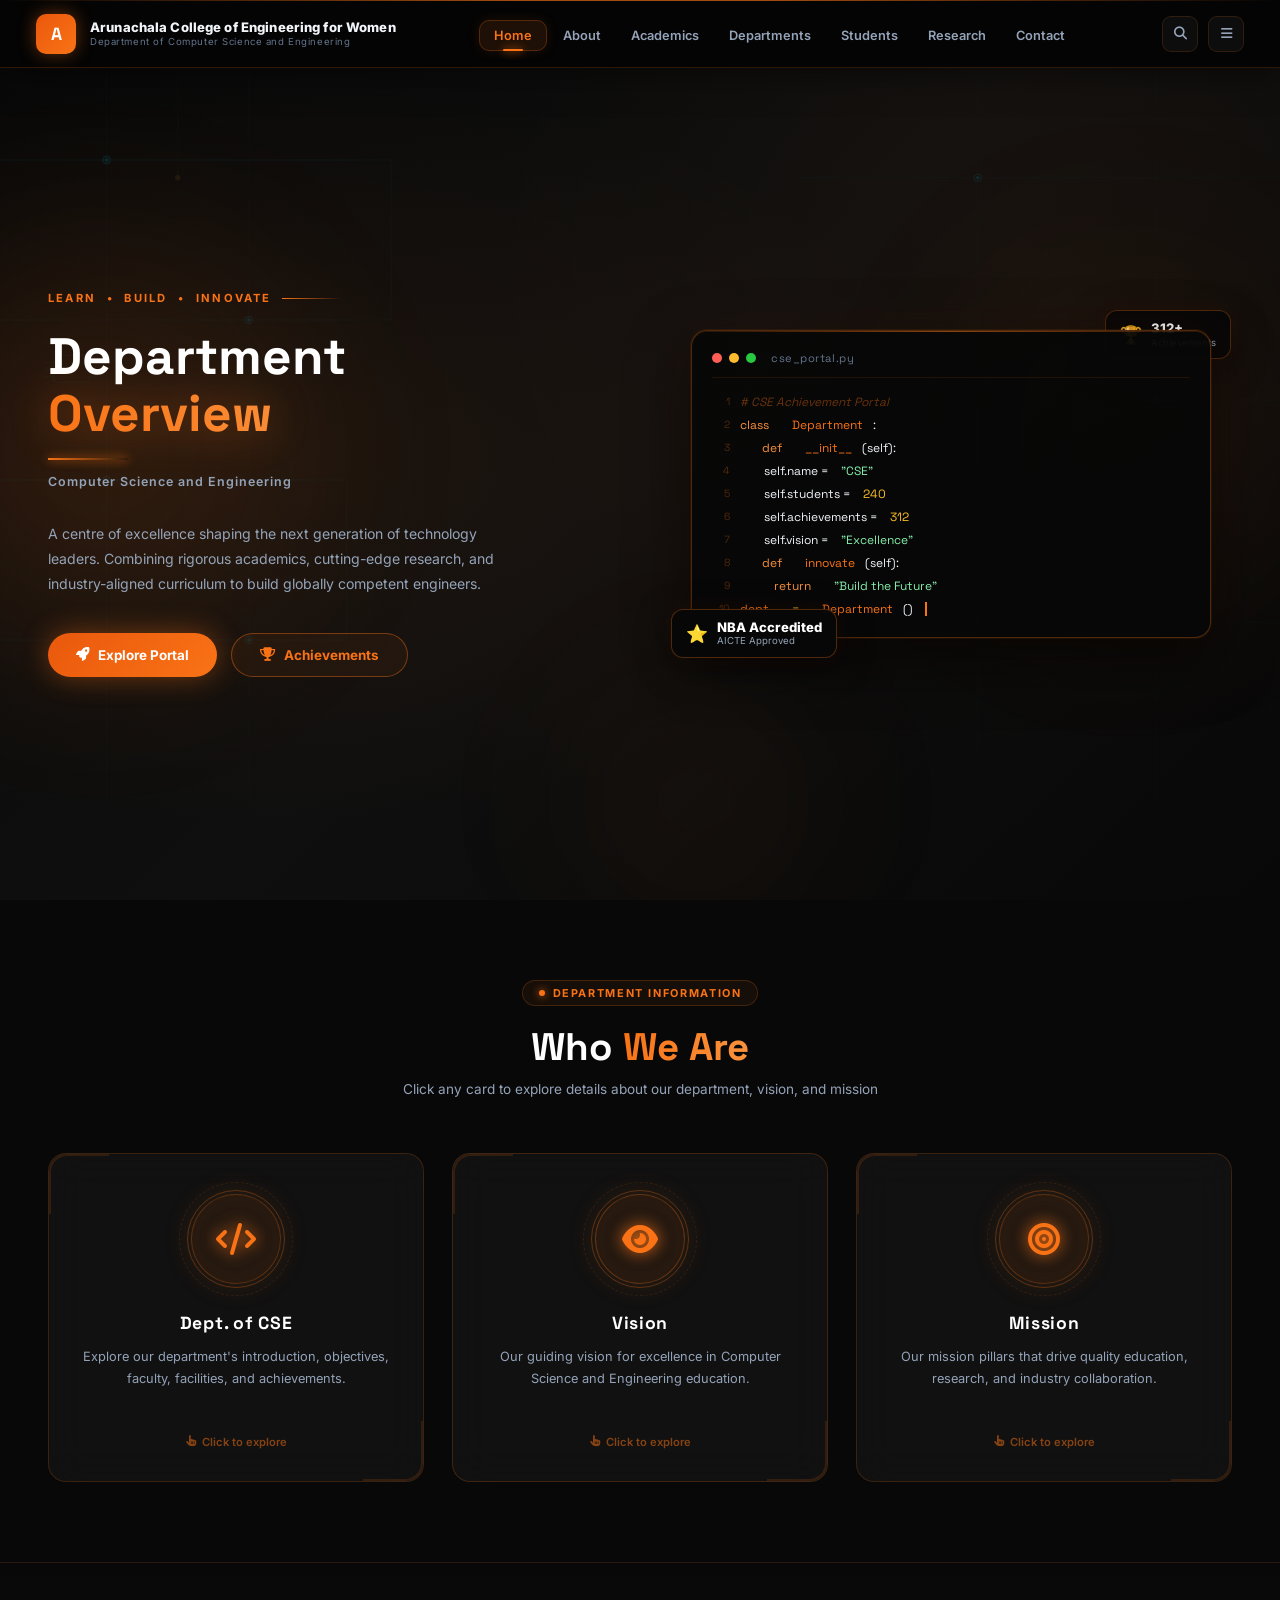
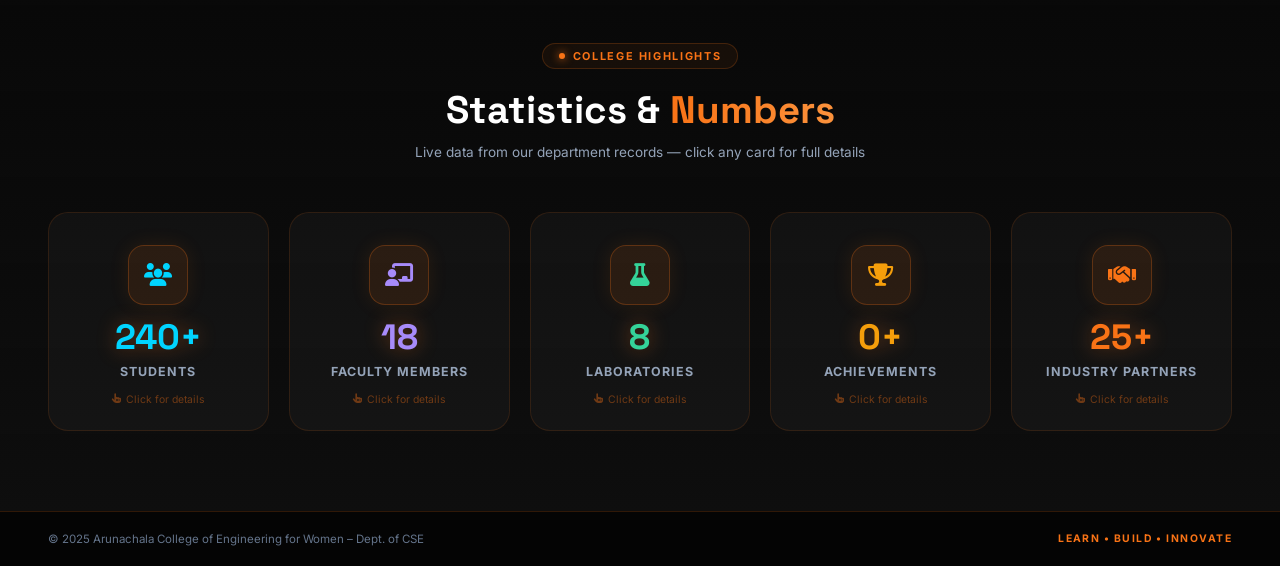
<file: showcase/about.html>
<!DOCTYPE html>
<html lang="en">
<head>
  <meta charset="UTF-8" />
  <meta name="viewport" content="width=device-width, initial-scale=1.0" />
  <title>Dept. of CSE – Arunachala College of Engineering for Women</title>
  <link href="https://fonts.googleapis.com/css2?family=Inter:wght@400;500;600;700;800;900&family=Space+Grotesk:wght@400;500;600;700;800&display=swap" rel="stylesheet" />
  <link rel="stylesheet" href="https://cdnjs.cloudflare.com/ajax/libs/font-awesome/6.5.0/css/all.min.css" />
  <link rel="stylesheet" href="css/dept.css?v=2" />
</head>
<body>

<!-- ══ NAVBAR ══ -->
<nav class="dept-nav">
  <div class="dn-brand">
    <div class="dn-logo">A</div>
    <div class="dn-brand-text">
      <span class="dn-title">Arunachala College of Engineering for Women</span>
      <span class="dn-sub">Department of Computer Science and Engineering</span>
    </div>
  </div>

  <ul class="dn-links" id="dnLinks">
    <li><a href="#" class="active">Home</a></li>
    <li><a href="#about">About</a></li>
    <li><a href="#academics">Academics</a></li>
    <li><a href="#departments">Departments</a></li>
    <li><a href="#students">Students</a></li>
    <li><a href="#research">Research</a></li>
    <li><a href="#contact">Contact</a></li>
  </ul>

  <div class="dn-right">
    <button class="dn-icon-btn" title="Search"><i class="fas fa-search"></i></button>
    <button class="dn-icon-btn dn-hamburger-btn" onclick="toggleDeptNav()" title="Menu">
      <i class="fas fa-bars"></i>
    </button>
  </div>
</nav>

<!-- ══ HERO ══ -->
<section class="dept-hero">

  <!-- Background -->
  <div class="dh-bg">
    <div class="dh-bg-gradient"></div>

    <!-- SVG Circuit board pattern -->
    <svg class="dh-circuit" viewBox="0 0 1440 900" preserveAspectRatio="xMidYMid slice" xmlns="http://www.w3.org/2000/svg">
      <defs>
        <filter id="glow"><feGaussianBlur stdDeviation="2" result="blur"/><feMerge><feMergeNode in="blur"/><feMergeNode in="SourceGraphic"/></feMerge></filter>
      </defs>
      <!-- Horizontal lines -->
      <line x1="0" y1="180" x2="400" y2="180" stroke="#00d4ff" stroke-width="0.8" opacity="0.4"/>
      <line x1="0" y1="360" x2="300" y2="360" stroke="#00d4ff" stroke-width="0.8" opacity="0.3"/>
      <line x1="0" y1="540" x2="350" y2="540" stroke="#00d4ff" stroke-width="0.8" opacity="0.35"/>
      <line x1="0" y1="720" x2="250" y2="720" stroke="#00d4ff" stroke-width="0.8" opacity="0.25"/>
      <!-- Vertical lines -->
      <line x1="120" y1="0" x2="120" y2="900" stroke="#00d4ff" stroke-width="0.8" opacity="0.2"/>
      <line x1="280" y1="0" x2="280" y2="900" stroke="#00d4ff" stroke-width="0.8" opacity="0.15"/>
      <!-- Nodes -->
      <circle cx="120" cy="180" r="4" fill="none" stroke="#00d4ff" stroke-width="1.2" opacity="0.6" filter="url(#glow)"/>
      <circle cx="120" cy="180" r="2" fill="#00d4ff" opacity="0.8"/>
      <circle cx="280" cy="360" r="4" fill="none" stroke="#00d4ff" stroke-width="1.2" opacity="0.5"/>
      <circle cx="280" cy="360" r="2" fill="#00d4ff" opacity="0.7"/>
      <circle cx="120" cy="540" r="4" fill="none" stroke="#00d4ff" stroke-width="1.2" opacity="0.5"/>
      <circle cx="120" cy="540" r="2" fill="#00d4ff" opacity="0.7"/>
      <circle cx="280" cy="720" r="4" fill="none" stroke="#00d4ff" stroke-width="1.2" opacity="0.4"/>
      <circle cx="280" cy="720" r="2" fill="#00d4ff" opacity="0.6"/>
      <!-- L-bends -->
      <polyline points="400,180 440,180 440,360 300,360" fill="none" stroke="#00d4ff" stroke-width="0.8" opacity="0.3"/>
      <polyline points="350,540 390,540 390,720 250,720" fill="none" stroke="#00d4ff" stroke-width="0.8" opacity="0.25"/>
      <!-- Right side circuits -->
      <line x1="1100" y1="0" x2="1100" y2="900" stroke="#00d4ff" stroke-width="0.8" opacity="0.15"/>
      <line x1="1300" y1="0" x2="1300" y2="900" stroke="#00d4ff" stroke-width="0.8" opacity="0.12"/>
      <line x1="900" y1="200" x2="1440" y2="200" stroke="#00d4ff" stroke-width="0.8" opacity="0.2"/>
      <line x1="950" y1="450" x2="1440" y2="450" stroke="#00d4ff" stroke-width="0.8" opacity="0.18"/>
      <line x1="920" y1="700" x2="1440" y2="700" stroke="#00d4ff" stroke-width="0.8" opacity="0.15"/>
      <circle cx="1100" cy="200" r="4" fill="none" stroke="#00d4ff" stroke-width="1.2" opacity="0.5"/>
      <circle cx="1100" cy="200" r="2" fill="#00d4ff" opacity="0.7"/>
      <circle cx="1300" cy="450" r="4" fill="none" stroke="#00d4ff" stroke-width="1.2" opacity="0.45"/>
      <circle cx="1300" cy="450" r="2" fill="#00d4ff" opacity="0.65"/>
      <circle cx="1100" cy="700" r="4" fill="none" stroke="#00d4ff" stroke-width="1.2" opacity="0.4"/>
      <circle cx="1100" cy="700" r="2" fill="#00d4ff" opacity="0.6"/>
      <!-- IC chip shapes -->
      <rect x="60" y="400" width="40" height="30" rx="3" fill="none" stroke="#00d4ff" stroke-width="0.8" opacity="0.3"/>
      <line x1="60" y1="408" x2="50" y2="408" stroke="#00d4ff" stroke-width="0.8" opacity="0.3"/>
      <line x1="60" y1="416" x2="50" y2="416" stroke="#00d4ff" stroke-width="0.8" opacity="0.3"/>
      <line x1="60" y1="424" x2="50" y2="424" stroke="#00d4ff" stroke-width="0.8" opacity="0.3"/>
      <line x1="100" y1="408" x2="110" y2="408" stroke="#00d4ff" stroke-width="0.8" opacity="0.3"/>
      <line x1="100" y1="416" x2="110" y2="416" stroke="#00d4ff" stroke-width="0.8" opacity="0.3"/>
      <line x1="100" y1="424" x2="110" y2="424" stroke="#00d4ff" stroke-width="0.8" opacity="0.3"/>
      <!-- Gold accent lines -->
      <line x1="200" y1="0" x2="200" y2="200" stroke="#f5c842" stroke-width="0.6" opacity="0.2"/>
      <circle cx="200" cy="200" r="3" fill="#f5c842" opacity="0.4"/>
    </svg>

    <div class="dh-glow-left"></div>
    <div class="dh-glow-right"></div>
    <div class="dh-glow-gold"></div>
  </div>

  <!-- Floating particles -->
  <div class="dh-particles" id="dhParticles"></div>

  <!-- Content -->
  <div class="dh-inner">

    <!-- LEFT -->
    <div class="dh-left">
      <div class="dh-eyebrow">
        <span class="dh-eyebrow-text">LEARN &nbsp;•&nbsp; BUILD &nbsp;•&nbsp; INNOVATE</span>
        <div class="dh-eyebrow-line"></div>
      </div>

      <h1 class="dh-heading">
        <span class="dh-heading-white">Department</span>
        <span class="dh-heading-cyan">Overview</span>
      </h1>

      <div class="dh-underline"></div>
      <p class="dh-dept-label">Computer Science and Engineering</p>

      <p class="dh-desc">
        A centre of excellence shaping the next generation of technology leaders.
        Combining rigorous academics, cutting-edge research, and industry-aligned
        curriculum to build globally competent engineers.
      </p>

      <div class="dh-btns">
        <a href="index.html" class="dh-btn-primary">
          <i class="fas fa-rocket"></i> Explore Portal
        </a>
        <a href="achievements.html" class="dh-btn-outline">
          <i class="fas fa-trophy"></i> Achievements
        </a>
      </div>
    </div>

    <!-- RIGHT — code screen visual -->
    <div class="dh-right">
      <div class="dh-visual">

        <!-- Floating badge top-right -->
        <div class="dh-badge dh-badge-1">
          <div class="dh-badge-icon">🏆</div>
          <div class="dh-badge-text">
            <span class="dh-badge-val">312+</span>
            <span class="dh-badge-lbl">Achievements</span>
          </div>
        </div>

        <!-- Screen -->
        <div class="dh-screen">
          <div class="dh-screen-bar">
            <div class="dh-dot"></div>
            <div class="dh-dot"></div>
            <div class="dh-dot"></div>
            <span class="dh-screen-title">cse_portal.py</span>
          </div>
          <div class="dh-code">
            <div class="dh-code-line"><span class="dh-ln">1</span><span class="dh-cm"># CSE Achievement Portal</span></div>
            <div class="dh-code-line"><span class="dh-ln">2</span><span class="dh-kw">class</span>&nbsp;<span class="dh-fn">Department</span>:</div>
            <div class="dh-code-line"><span class="dh-ln">3</span>&nbsp;&nbsp;&nbsp;&nbsp;<span class="dh-kw">def</span>&nbsp;<span class="dh-fn">__init__</span>(self):</div>
            <div class="dh-code-line"><span class="dh-ln">4</span>&nbsp;&nbsp;&nbsp;&nbsp;&nbsp;&nbsp;&nbsp;&nbsp;self.name&nbsp;=&nbsp;<span class="dh-str">"CSE"</span></div>
            <div class="dh-code-line"><span class="dh-ln">5</span>&nbsp;&nbsp;&nbsp;&nbsp;&nbsp;&nbsp;&nbsp;&nbsp;self.students&nbsp;=&nbsp;<span class="dh-op">240</span></div>
            <div class="dh-code-line"><span class="dh-ln">6</span>&nbsp;&nbsp;&nbsp;&nbsp;&nbsp;&nbsp;&nbsp;&nbsp;self.achievements&nbsp;=&nbsp;<span class="dh-op">312</span></div>
            <div class="dh-code-line"><span class="dh-ln">7</span>&nbsp;&nbsp;&nbsp;&nbsp;&nbsp;&nbsp;&nbsp;&nbsp;self.vision&nbsp;=&nbsp;<span class="dh-str">"Excellence"</span></div>
            <div class="dh-code-line"><span class="dh-ln">8</span>&nbsp;&nbsp;&nbsp;&nbsp;<span class="dh-kw">def</span>&nbsp;<span class="dh-fn">innovate</span>(self):</div>
            <div class="dh-code-line"><span class="dh-ln">9</span>&nbsp;&nbsp;&nbsp;&nbsp;&nbsp;&nbsp;&nbsp;&nbsp;<span class="dh-kw">return</span>&nbsp;<span class="dh-str">"Build the Future"</span></div>
            <div class="dh-code-line"><span class="dh-ln">10</span><span class="dh-fn">dept</span>&nbsp;<span class="dh-op">=</span>&nbsp;<span class="dh-fn">Department</span>()<span class="dh-cursor"></span></div>
          </div>
        </div>

        <!-- Floating badge bottom-left -->
        <div class="dh-badge dh-badge-2">
          <div class="dh-badge-icon">⭐</div>
          <div class="dh-badge-text">
            <span class="dh-badge-val">NBA Accredited</span>
            <span class="dh-badge-lbl">AICTE Approved</span>
          </div>
        </div>

      </div>
    </div>

  </div>
</section>

<!-- ══ CARDS SECTION ══ -->
<section id="about">
<div class="dept-cards">

  <div class="dc-header">
    <div class="dc-tag"><div class="dc-tag-dot"></div>Department Information</div>
    <h2 class="dc-title">Who <span>We Are</span></h2>
    <p class="dc-sub">Click any card to explore details about our department, vision, and mission</p>
  </div>

  <div class="dc-grid">

    <!-- CARD 1: Dept of CSE -->
    <div class="dc-card" onclick="openModal('cse')" role="button" tabindex="0">
      <div class="dc-corner dc-corner-tl"></div>
      <div class="dc-corner dc-corner-br"></div>
      <div class="dc-icon-wrap"><div class="dc-icon-inner"><i class="fas fa-code"></i></div></div>
      <h3 class="dc-card-title">Dept. of CSE</h3>
      <p class="dc-card-desc">Explore our department's introduction, objectives, faculty, facilities, and achievements.</p>
      <div class="dc-click-hint"><i class="fas fa-hand-pointer"></i> Click to explore</div>
      <div class="dc-glow-dot"></div>
    </div>

    <!-- CARD 2: VISION -->
    <div class="dc-card gold-card" onclick="openModal('vision')" role="button" tabindex="0">
      <div class="dc-corner dc-corner-tl"></div>
      <div class="dc-corner dc-corner-br"></div>
      <div class="dc-icon-wrap"><div class="dc-icon-inner"><i class="fas fa-eye"></i></div></div>
      <h3 class="dc-card-title">Vision</h3>
      <p class="dc-card-desc">Our guiding vision for excellence in Computer Science and Engineering education.</p>
      <div class="dc-click-hint gold-hint"><i class="fas fa-hand-pointer"></i> Click to explore</div>
      <div class="dc-glow-dot"></div>
    </div>

    <!-- CARD 3: MISSION -->
    <div class="dc-card" onclick="openModal('mission')" role="button" tabindex="0">
      <div class="dc-corner dc-corner-tl"></div>
      <div class="dc-corner dc-corner-br"></div>
      <div class="dc-icon-wrap"><div class="dc-icon-inner"><i class="fas fa-bullseye"></i></div></div>
      <h3 class="dc-card-title">Mission</h3>
      <p class="dc-card-desc">Our mission pillars that drive quality education, research, and industry collaboration.</p>
      <div class="dc-click-hint"><i class="fas fa-hand-pointer"></i> Click to explore</div>
      <div class="dc-glow-dot"></div>
    </div>

  </div>
</div>
</section>

<!-- ══ OVERLAY ══ -->
<div class="modal-overlay" id="modalOverlay" onclick="closeModal()"></div>

<!-- ══ MODAL: CSE DEPT ══ -->
<div class="info-modal" id="modal-cse">
  <div class="im-header">
    <div class="im-header-left">
      <div class="im-icon cyan-im"><i class="fas fa-code"></i></div>
      <div>
        <div class="im-title">Department of CSE</div>
        <div class="im-sub">Arunachala College of Engineering for Women</div>
      </div>
    </div>
    <button class="im-close" onclick="closeModal()"><i class="fas fa-times"></i></button>
  </div>
  <div class="im-body">

    <div class="im-section">
      <div class="im-section-title"><i class="fas fa-info-circle"></i> Introduction</div>
      <p class="im-text">The Department of Computer Science and Engineering at Arunachala College of Engineering for Women was established in 2010 and is approved by AICTE and affiliated to Anna University. The department is committed to producing technically competent, ethically grounded, and innovation-driven engineers who are ready to meet global industry demands.</p>
    </div>

    <div class="im-section">
      <div class="im-section-title"><i class="fas fa-bullseye"></i> Objectives</div>
      <ul class="im-list">
        <li>Provide strong theoretical and practical foundations in Computer Science.</li>
        <li>Develop problem-solving and analytical thinking skills in students.</li>
        <li>Encourage research, innovation, and entrepreneurship.</li>
        <li>Foster industry–academia collaboration for real-world exposure.</li>
        <li>Develop ethical, socially responsible computing professionals.</li>
      </ul>
    </div>

    <div class="im-section">
      <div class="im-section-title"><i class="fas fa-graduation-cap"></i> Academic Programmes</div>
      <div class="im-prog-grid">
        <div class="im-prog"><span class="im-badge cyan-badge">UG</span><div><div class="im-prog-name">B.E. Computer Science and Engineering</div><div class="im-prog-meta">4 Years · 60 Seats per batch</div></div></div>
        <div class="im-prog"><span class="im-badge purple-badge">PG</span><div><div class="im-prog-name">M.E. Computer Science and Engineering</div><div class="im-prog-meta">2 Years · 18 Seats per batch</div></div></div>
        <div class="im-prog"><span class="im-badge gold-badge">Ph.D</span><div><div class="im-prog-name">Doctor of Philosophy – CSE</div><div class="im-prog-meta">Full-time &amp; Part-time</div></div></div>
      </div>
    </div>

    <div class="im-section">
      <div class="im-section-title"><i class="fas fa-user-tie"></i> Faculty</div>
      <div class="im-faculty-grid">
        <div class="im-faculty"><div class="im-fav" style="background:linear-gradient(135deg,#f97316,#ea580c)">M</div><div><div class="im-fname">Dr. Meenakshi R</div><div class="im-frole">Head of Department · Ph.D – CS</div></div></div>
        <div class="im-faculty"><div class="im-fav" style="background:linear-gradient(135deg,#8b5cf6,#6d28d9)">S</div><div><div class="im-fname">Prof. Suresh K</div><div class="im-frole">Associate Professor · M.E. – SE</div></div></div>
        <div class="im-faculty"><div class="im-fav" style="background:linear-gradient(135deg,#06b6d4,#0891b2)">P</div><div><div class="im-fname">Dr. Priya S</div><div class="im-frole">Assistant Professor · Ph.D – AI</div></div></div>
        <div class="im-faculty"><div class="im-fav" style="background:linear-gradient(135deg,#10b981,#059669)">R</div><div><div class="im-fname">Prof. Ramya V</div><div class="im-frole">Assistant Professor · M.E. – Networks</div></div></div>
      </div>
    </div>

    <div class="im-section">
      <div class="im-section-title"><i class="fas fa-laptop-code"></i> Facilities</div>
      <div class="im-tags">
        <span class="im-tag">💻 Programming Lab – 60 Systems</span>
        <span class="im-tag">🌐 Networking Lab – 40 Systems</span>
        <span class="im-tag">🧠 AI &amp; ML Lab – GPU Workstations</span>
        <span class="im-tag">🛡️ Cyber Security Lab</span>
        <span class="im-tag">📡 IoT Lab – Arduino / Raspberry Pi</span>
        <span class="im-tag">🔬 Project Lab – 24/7 Access</span>
        <span class="im-tag">📚 Digital Library – 10,000+ e-Books</span>
        <span class="im-tag">🖥️ Smart Classrooms</span>
      </div>
    </div>

    <div class="im-section">
      <div class="im-section-title"><i class="fas fa-trophy"></i> Achievements &amp; Highlights</div>
      <div class="im-stats-row">
        <div class="im-stat"><div class="im-stat-num">240+</div><div class="im-stat-lbl">Students</div></div>
        <div class="im-stat"><div class="im-stat-num">18</div><div class="im-stat-lbl">Faculty</div></div>
        <div class="im-stat"><div class="im-stat-num">312+</div><div class="im-stat-lbl">Achievements</div></div>
        <div class="im-stat"><div class="im-stat-num">92%</div><div class="im-stat-lbl">Placement</div></div>
        <div class="im-stat"><div class="im-stat-num">25+</div><div class="im-stat-lbl">Industry Partners</div></div>
        <div class="im-stat"><div class="im-stat-num">8</div><div class="im-stat-lbl">Labs</div></div>
      </div>
    </div>

    <div class="im-section">
      <div class="im-section-title"><i class="fas fa-check-circle"></i> Accreditations</div>
      <div class="im-tags">
        <span class="im-tag cyan-tag">✅ AICTE Approved</span>
        <span class="im-tag cyan-tag">✅ Anna University Affiliated</span>
        <span class="im-tag cyan-tag">✅ NBA Accredited</span>
      </div>
    </div>

  </div>
</div>

<!-- ══ MODAL: VISION ══ -->
<div class="info-modal" id="modal-vision">
  <div class="im-header gold-header">
    <div class="im-header-left">
      <div class="im-icon gold-im"><i class="fas fa-eye"></i></div>
      <div>
        <div class="im-title">Vision</div>
        <div class="im-sub">Department of Computer Science and Engineering</div>
      </div>
    </div>
    <button class="im-close" onclick="closeModal()"><i class="fas fa-times"></i></button>
  </div>
  <div class="im-body">

    <div class="im-vision-banner">
      <div class="im-vision-quote">"</div>
      <p class="im-vision-text">To be a centre of excellence in Computer Science and Engineering education, producing globally competent professionals who contribute to technological advancement and societal development.</p>
    </div>

    <div class="im-section">
      <div class="im-section-title gold-title"><i class="fas fa-star"></i> What Our Vision Means</div>
      <ul class="im-list">
        <li><strong>Centre of Excellence</strong> — Maintaining the highest academic and research standards in CSE education.</li>
        <li><strong>Global Competence</strong> — Preparing students to compete and contribute at an international level.</li>
        <li><strong>Technological Advancement</strong> — Driving innovation through cutting-edge research and development.</li>
        <li><strong>Societal Development</strong> — Using technology to solve real-world problems and improve lives.</li>
      </ul>
    </div>

    <div class="im-section">
      <div class="im-section-title gold-title"><i class="fas fa-road"></i> Our Path Forward</div>
      <p class="im-text">We envision a department where every student graduates not just with technical knowledge, but with the creativity, ethics, and leadership skills to make a meaningful impact. Through continuous curriculum innovation, industry partnerships, and research initiatives, we strive to remain at the forefront of computing education.</p>
    </div>

    <div class="im-section">
      <div class="im-section-title gold-title"><i class="fas fa-layer-group"></i> Vision Pillars</div>
      <div class="im-pillars">
        <div class="im-pillar gold-pillar"><div class="im-pillar-icon">🎓</div><div class="im-pillar-label">Academic Excellence</div></div>
        <div class="im-pillar gold-pillar"><div class="im-pillar-icon">🔬</div><div class="im-pillar-label">Research &amp; Innovation</div></div>
        <div class="im-pillar gold-pillar"><div class="im-pillar-icon">🌐</div><div class="im-pillar-label">Global Reach</div></div>
        <div class="im-pillar gold-pillar"><div class="im-pillar-icon">🤝</div><div class="im-pillar-label">Industry Connect</div></div>
        <div class="im-pillar gold-pillar"><div class="im-pillar-icon">💡</div><div class="im-pillar-label">Entrepreneurship</div></div>
        <div class="im-pillar gold-pillar"><div class="im-pillar-icon">🌱</div><div class="im-pillar-label">Social Impact</div></div>
      </div>
    </div>

  </div>
</div>

<!-- ══ MODAL: MISSION ══ -->
<div class="info-modal" id="modal-mission">
  <div class="im-header">
    <div class="im-header-left">
      <div class="im-icon cyan-im"><i class="fas fa-bullseye"></i></div>
      <div>
        <div class="im-title">Mission</div>
        <div class="im-sub">Department of Computer Science and Engineering</div>
      </div>
    </div>
    <button class="im-close" onclick="closeModal()"><i class="fas fa-times"></i></button>
  </div>
  <div class="im-body">

    <div class="im-section">
      <div class="im-section-title"><i class="fas fa-list-check"></i> Our Mission Statements</div>
      <div class="im-mission-list">
        <div class="im-mission-item">
          <div class="im-mission-num">M1</div>
          <div>
            <div class="im-mission-title">Quality Education</div>
            <div class="im-mission-desc">Provide quality education with strong theoretical and practical foundations that prepare students for real-world challenges in computing and technology.</div>
          </div>
        </div>
        <div class="im-mission-item">
          <div class="im-mission-num">M2</div>
          <div>
            <div class="im-mission-title">Research &amp; Innovation</div>
            <div class="im-mission-desc">Encourage research, innovation, and entrepreneurship among students and faculty through dedicated labs, funding, and mentorship programs.</div>
          </div>
        </div>
        <div class="im-mission-item">
          <div class="im-mission-num">M3</div>
          <div>
            <div class="im-mission-title">Industry–Academia Collaboration</div>
            <div class="im-mission-desc">Foster strong partnerships with industry leaders to provide students with internships, live projects, and exposure to current technologies and practices.</div>
          </div>
        </div>
        <div class="im-mission-item">
          <div class="im-mission-num">M4</div>
          <div>
            <div class="im-mission-title">Ethical Professionals</div>
            <div class="im-mission-desc">Develop ethical, socially responsible computing professionals who understand the impact of technology on society and act with integrity.</div>
          </div>
        </div>
        <div class="im-mission-item">
          <div class="im-mission-num">M5</div>
          <div>
            <div class="im-mission-title">Lifelong Learning</div>
            <div class="im-mission-desc">Instil a culture of continuous learning and adaptability so graduates remain relevant in the ever-evolving field of computer science.</div>
          </div>
        </div>
      </div>
    </div>

    <div class="im-section">
      <div class="im-section-title"><i class="fas fa-chart-line"></i> Mission Outcomes</div>
      <div class="im-pillars">
        <div class="im-pillar"><div class="im-pillar-icon">📐</div><div class="im-pillar-label">Strong Fundamentals</div></div>
        <div class="im-pillar"><div class="im-pillar-icon">🚀</div><div class="im-pillar-label">Innovation Culture</div></div>
        <div class="im-pillar"><div class="im-pillar-icon">🏭</div><div class="im-pillar-label">Industry Ready</div></div>
        <div class="im-pillar"><div class="im-pillar-icon">⚖️</div><div class="im-pillar-label">Ethics &amp; Values</div></div>
        <div class="im-pillar"><div class="im-pillar-icon">📈</div><div class="im-pillar-label">Career Growth</div></div>
        <div class="im-pillar"><div class="im-pillar-icon">🌍</div><div class="im-pillar-label">Global Mindset</div></div>
      </div>
    </div>

  </div>
</div>

<!-- ══ HIGHLIGHTS SECTION ══ -->
<section class="hl-section" id="highlights">
  <div class="hl-inner">
    <div class="hl-header">
      <div class="dc-tag"><div class="dc-tag-dot"></div>College Highlights</div>
      <h2 class="dc-title">Statistics &amp; <span>Numbers</span></h2>
      <p class="dc-sub">Live data from our department records — click any card for full details</p>
    </div>
    <div class="hl-grid" id="hlGrid"></div>
  </div>
</section>

<!-- ══ HIGHLIGHTS MODAL ══ -->
<div class="info-modal" id="modal-hl">
  <div class="im-header" id="hlModalHeader">
    <div class="im-header-left">
      <div class="im-icon cyan-im" id="hlModalIcon"><i class="fas fa-chart-bar"></i></div>
      <div>
        <div class="im-title" id="hlModalTitle">Details</div>
        <div class="im-sub" id="hlModalSub">Department of CSE</div>
      </div>
    </div>
    <button class="im-close" onclick="closeHlModal()"><i class="fas fa-times"></i></button>
  </div>
  <div class="im-body" id="hlModalBody"></div>
</div>

<!-- ══ FOOTER ══ -->
<footer class="dept-footer">
  <div class="dept-footer-inner">
    <span class="dept-footer-copy">© 2025 Arunachala College of Engineering for Women – Dept. of CSE</span>
    <span class="dept-footer-tag">LEARN • BUILD • INNOVATE</span>
  </div>
</footer>

<script src="js/data.js"></script>
<script>
// ── HIGHLIGHTS ──────────────────────────
function buildHlGrid() {
  var achs = DB.achievements.length;
  var verified = DB.achievements.filter(function(a){ return a.verified; }).length;
  var cards = [
    { key:'students',  icon:'fas fa-users',         color:'#00d4ff', label:'Students',         num: HIGHLIGHTS.totalStudents, suffix:'+' },
    { key:'faculty',   icon:'fas fa-chalkboard-teacher', color:'#a78bfa', label:'Faculty Members',  num: HIGHLIGHTS.totalFaculty,  suffix:''  },
    { key:'labs',      icon:'fas fa-flask',          color:'#34d399', label:'Laboratories',     num: HIGHLIGHTS.totalLabs,     suffix:''  },
    { key:'achieve',   icon:'fas fa-trophy',         color:'#f59e0b', label:'Achievements',     num: achs,                     suffix:'+' },
    { key:'partners',  icon:'fas fa-handshake',      color:'#f97316', label:'Industry Partners', num: HIGHLIGHTS.totalPartners, suffix:'+' },
  ];
  var grid = document.getElementById('hlGrid');
  grid.innerHTML = cards.map(function(c){
    return '<div class="hl-card" onclick="openHlModal(\''+c.key+'\')" role="button" tabindex="0" style="--hc:'+c.color+'">' +
      '<div class="hl-card-glow"></div>' +
      '<div class="hl-card-icon"><i class="'+c.icon+'"></i></div>' +
      '<div class="hl-card-num" data-target="'+c.num+'" data-suffix="'+c.suffix+'">0</div>' +
      '<div class="hl-card-label">'+c.label+'</div>' +
      '<div class="hl-card-hint"><i class="fas fa-hand-pointer"></i> Click for details</div>' +
    '</div>';
  }).join('');
  // animate counters
  grid.querySelectorAll('.hl-card-num').forEach(function(el){
    var target = parseInt(el.dataset.target)||0;
    var suffix = el.dataset.suffix||'';
    if(!target){ el.textContent='0'+suffix; return; }
    var start=0, dur=1400, step=target/(dur/16);
    var t=setInterval(function(){
      start+=step;
      if(start>=target){ el.textContent=target.toLocaleString()+suffix; clearInterval(t); }
      else el.textContent=Math.floor(start).toLocaleString()+suffix;
    },16);
  });
  grid.querySelectorAll('.hl-card').forEach(function(card){
    card.addEventListener('keydown',function(e){ if(e.key==='Enter'||e.key===' '){ e.preventDefault(); card.click(); } });
  });
}

var _hlOverlay = null;
function openHlModal(key){
  // close any existing card modal
  closeModal();
  var modal = document.getElementById('modal-hl');
  var overlay = document.getElementById('modalOverlay');
  var title='', sub='Department of CSE', iconCls='fas fa-chart-bar', body='';
  if(key==='students'){
    title='Students'; iconCls='fas fa-users';
    var rows = HIGHLIGHTS.studentBatches.map(function(b){
      return '<div class="im-mission-item">'+
        '<div class="im-mission-num" style="min-width:44px;font-size:0.65rem">'+b.batch+'</div>'+
        '<div><div class="im-mission-title">'+b.year+'</div>'+
        '<div class="im-mission-desc">Department: '+b.dept+' &nbsp;|&nbsp; Enrolled Students: <strong style="color:var(--cyan)">'+b.students+'</strong></div></div>'+
      '</div>';
    }).join('');
    var total = HIGHLIGHTS.totalStudents;
    body='<div class="im-section">'+
      '<div class="im-section-title"><i class="fas fa-layer-group"></i> Batch-wise Breakdown</div>'+
      '<div class="im-mission-list">'+rows+'</div></div>'+
      '<div class="im-section">'+
      '<div class="im-section-title"><i class="fas fa-chart-pie"></i> Summary</div>'+
      '<div class="im-stats-row" style="grid-template-columns:repeat(2,1fr)">'+
        '<div class="im-stat"><div class="im-stat-num">'+total+'</div><div class="im-stat-lbl">Total Students</div></div>'+
        '<div class="im-stat"><div class="im-stat-num">'+HIGHLIGHTS.studentBatches.length+'</div><div class="im-stat-lbl">Active Batches</div></div>'+
        '<div class="im-stat"><div class="im-stat-num">'+DB.stats.studentsWithAchievements+'</div><div class="im-stat-lbl">With Achievements</div></div>'+
        '<div class="im-stat"><div class="im-stat-num">'+(total?((DB.stats.studentsWithAchievements/total)*100).toFixed(1):0)+'%</div><div class="im-stat-lbl">Achievement Rate</div></div>'+
      '</div></div>';
  } else if(key==='faculty'){
    title='Faculty Members'; iconCls='fas fa-chalkboard-teacher';
    var rows2 = HIGHLIGHTS.faculty.map(function(f,i){
      var colors=['#f97316','#8b5cf6','#06b6d4','#10b981','#f59e0b','#ec4899','#3b82f6','#22c55e'];
      var c=colors[i%colors.length];
      return '<div class="im-faculty" style="border-color:'+c+'22">'+
        '<div class="im-fav" style="background:linear-gradient(135deg,'+c+','+c+'99)">'+f.name.charAt(0)+'</div>'+
        '<div><div class="im-fname">'+f.name+'</div>'+
        '<div class="im-frole">'+f.role+' &nbsp;·&nbsp; '+f.exp+'</div>'+
        '<div style="font-size:0.62rem;color:var(--muted);margin-top:2px">'+f.qual+'</div></div>'+
      '</div>';
    }).join('');
    body='<div class="im-section">'+
      '<div class="im-section-title"><i class="fas fa-users"></i> All Faculty ('+HIGHLIGHTS.totalFaculty+')</div>'+
      '<div class="im-faculty-grid" style="grid-template-columns:1fr">'+rows2+'</div></div>';
  } else if(key==='labs'){
    title='Laboratories'; iconCls='fas fa-flask';
    var rows3 = HIGHLIGHTS.labs.map(function(l){
      return '<div class="im-mission-item">'+
        '<div class="im-mission-num" style="font-size:1.3rem;background:rgba(52,211,153,0.1);border-color:rgba(52,211,153,0.3);color:#34d399">'+l.icon+'</div>'+
        '<div><div class="im-mission-title">'+l.name+'</div>'+
        '<div class="im-mission-desc" style="margin-bottom:4px"><span style="color:#34d399;font-weight:700">'+l.systems+'</span></div>'+
        '<div class="im-mission-desc">'+l.desc+'</div></div>'+
      '</div>';
    }).join('');
    body='<div class="im-section">'+
      '<div class="im-section-title"><i class="fas fa-door-open"></i> All Laboratories ('+HIGHLIGHTS.totalLabs+')</div>'+
      '<div class="im-mission-list">'+rows3+'</div></div>';
  } else if(key==='achieve'){
    title='Achievements'; iconCls='fas fa-trophy';
    var catRows = DB.categories.map(function(c){
      if(!c.count) return '';
      return '<div class="im-mission-item">'+
        '<div class="im-mission-num" style="font-size:1.1rem;background:'+c.color+'18;border-color:'+c.color+'44;color:'+c.color+'">'+c.icon+'</div>'+
        '<div><div class="im-mission-title">'+c.label+'</div>'+
        '<div class="im-mission-desc">'+c.count+' achievement'+(c.count!==1?'s':'')+'</div></div>'+
      '</div>';
    }).filter(Boolean).join('');
    var achRows = DB.achievements.slice().reverse().slice(0,20).map(function(a){
      var cat=DB.categories.find(function(c){return c.id===a.category;})||{icon:'⭐',color:'#888',label:a.category};
      return '<div class="im-mission-item">'+
        '<div class="im-mission-num" style="font-size:0.9rem;background:'+cat.color+'18;border-color:'+cat.color+'44;color:'+cat.color+'">'+cat.icon+'</div>'+
        '<div><div class="im-mission-title">'+a.title+'</div>'+
        '<div class="im-mission-desc">'+a.student+' &nbsp;·&nbsp; '+a.year+' &nbsp;·&nbsp; '+a.position+
        (a.verified?' &nbsp;<span style="color:#22c55e;font-size:0.65rem">✓ Verified</span>':' &nbsp;<span style="color:#f59e0b;font-size:0.65rem">⏳ Pending</span>')+'</div>'+
        (a.desc?'<div class="im-mission-desc" style="margin-top:3px;font-style:italic">'+a.desc+'</div>':'')+'</div>'+
      '</div>';
    }).join('');
    var noAch = !DB.achievements.length ? '<div style="color:var(--muted);font-size:0.82rem;padding:12px 0">No achievements added yet. Submit from the portal to see them here.</div>' : '';
    body='<div class="im-section">'+
      '<div class="im-section-title"><i class="fas fa-chart-pie"></i> By Category</div>'+
      (catRows||'<div style="color:var(--muted);font-size:0.82rem">No data yet.</div>')+
      '</div>'+
      '<div class="im-section">'+
      '<div class="im-section-title"><i class="fas fa-list"></i> Recent Achievements</div>'+
      (noAch||'<div class="im-mission-list">'+achRows+'</div>')+
      '</div>'+
      '<div class="im-section">'+
      '<div class="im-section-title"><i class="fas fa-chart-bar"></i> Summary</div>'+
      '<div class="im-stats-row">'+
        '<div class="im-stat"><div class="im-stat-num">'+DB.stats.totalAchievements+'</div><div class="im-stat-lbl">Total</div></div>'+
        '<div class="im-stat"><div class="im-stat-num">'+DB.stats.verifiedAchievements+'</div><div class="im-stat-lbl">Verified</div></div>'+
        '<div class="im-stat"><div class="im-stat-num">'+(DB.stats.totalAchievements-DB.stats.verifiedAchievements)+'</div><div class="im-stat-lbl">Pending</div></div>'+
      '</div></div>';
  } else if(key==='partners'){
    title='Industry Partners'; iconCls='fas fa-handshake';
    var typeColors={'MoU Partner':'#00d4ff','Placement Partner':'#f97316','Tech Partner':'#a78bfa','Cloud Partner':'#34d399','Academic Partner':'#f59e0b','Industry Body':'#ec4899','Research Partner':'#22c55e'};
    var pRows = HIGHLIGHTS.industryPartners.map(function(p){
      var c=typeColors[p.type]||'#00d4ff';
      return '<div class="im-mission-item">'+
        '<div class="im-mission-num" style="min-width:38px;font-size:0.6rem;background:'+c+'18;border-color:'+c+'44;color:'+c+'">'+p.type.split(' ')[0]+'</div>'+
        '<div><div class="im-mission-title">'+p.name+'</div>'+
        '<div class="im-mission-desc"><span style="color:'+c+';font-weight:600">'+p.type+'</span> &nbsp;·&nbsp; '+p.domain+'</div>'+
        '<div class="im-mission-desc" style="margin-top:3px">'+p.detail+'</div></div>'+
      '</div>';
    }).join('');
    body='<div class="im-section">'+
      '<div class="im-section-title"><i class="fas fa-building"></i> All Partners ('+HIGHLIGHTS.totalPartners+')</div>'+
      '<div class="im-mission-list">'+pRows+'</div></div>';
  }
  document.getElementById('hlModalTitle').textContent = title;
  document.getElementById('hlModalSub').textContent   = sub;
  document.getElementById('hlModalIcon').innerHTML    = '<i class="'+iconCls+'"></i>';
  document.getElementById('hlModalBody').innerHTML    = body;
  document.getElementById('modalOverlay').classList.add('mo-open');
  modal.classList.add('im-open');
  document.body.style.overflow='hidden';
}
function closeHlModal(){
  document.getElementById('modal-hl').classList.remove('im-open');
  document.getElementById('modalOverlay').classList.remove('mo-open');
  document.body.style.overflow='';
}

// Particles
(function(){
  var c = document.getElementById('dhParticles');
  for(var i=0;i<18;i++){
    var p=document.createElement('div'); p.className='dh-particle';
    var s=Math.random()*3+1;
    p.style.cssText='width:'+s+'px;height:'+s+'px;left:'+Math.random()*100+'%;top:'+(40+Math.random()*50)+'%;animation-duration:'+(4+Math.random()*6)+'s;animation-delay:'+(Math.random()*5)+'s';
    c.appendChild(p);
  }
})();

// Nav toggle
function toggleDeptNav(){
  var l=document.getElementById('dnLinks');
  l.classList.toggle('open');
  if(l.classList.contains('open')){
    Object.assign(l.style,{display:'flex',flexDirection:'column',position:'fixed',top:'68px',left:'0',right:'0',background:'rgba(2,8,24,0.98)',padding:'12px 20px',borderBottom:'1px solid rgba(0,212,255,0.15)',zIndex:'999',gap:'4px'});
  } else { l.style.display=''; }
}

// Modal
var _activeModal = null;
document.addEventListener('DOMContentLoaded', function(){ buildHlGrid(); });
function openModal(type){
  closeModal();
  var overlay = document.getElementById('modalOverlay');
  var modal   = document.getElementById('modal-'+type);
  if(!modal) return;
  overlay.classList.add('mo-open');
  modal.classList.add('im-open');
  document.body.style.overflow='hidden';
  _activeModal = type;
}
function closeModal(){
  document.getElementById('modalOverlay').classList.remove('mo-open');
  ['cse','vision','mission'].forEach(function(t){
    var m=document.getElementById('modal-'+t);
    if(m) m.classList.remove('im-open');
  });
  document.body.style.overflow='';
  _activeModal=null;
}
document.addEventListener('keydown',function(e){ if(e.key==='Escape') closeModal(); });

// Keyboard on cards
document.querySelectorAll('.dc-card').forEach(function(card){
  card.addEventListener('keydown',function(e){
    if(e.key==='Enter'||e.key===' '){ e.preventDefault(); card.click(); }
  });
});
</script>
</body>
</html>
</file>
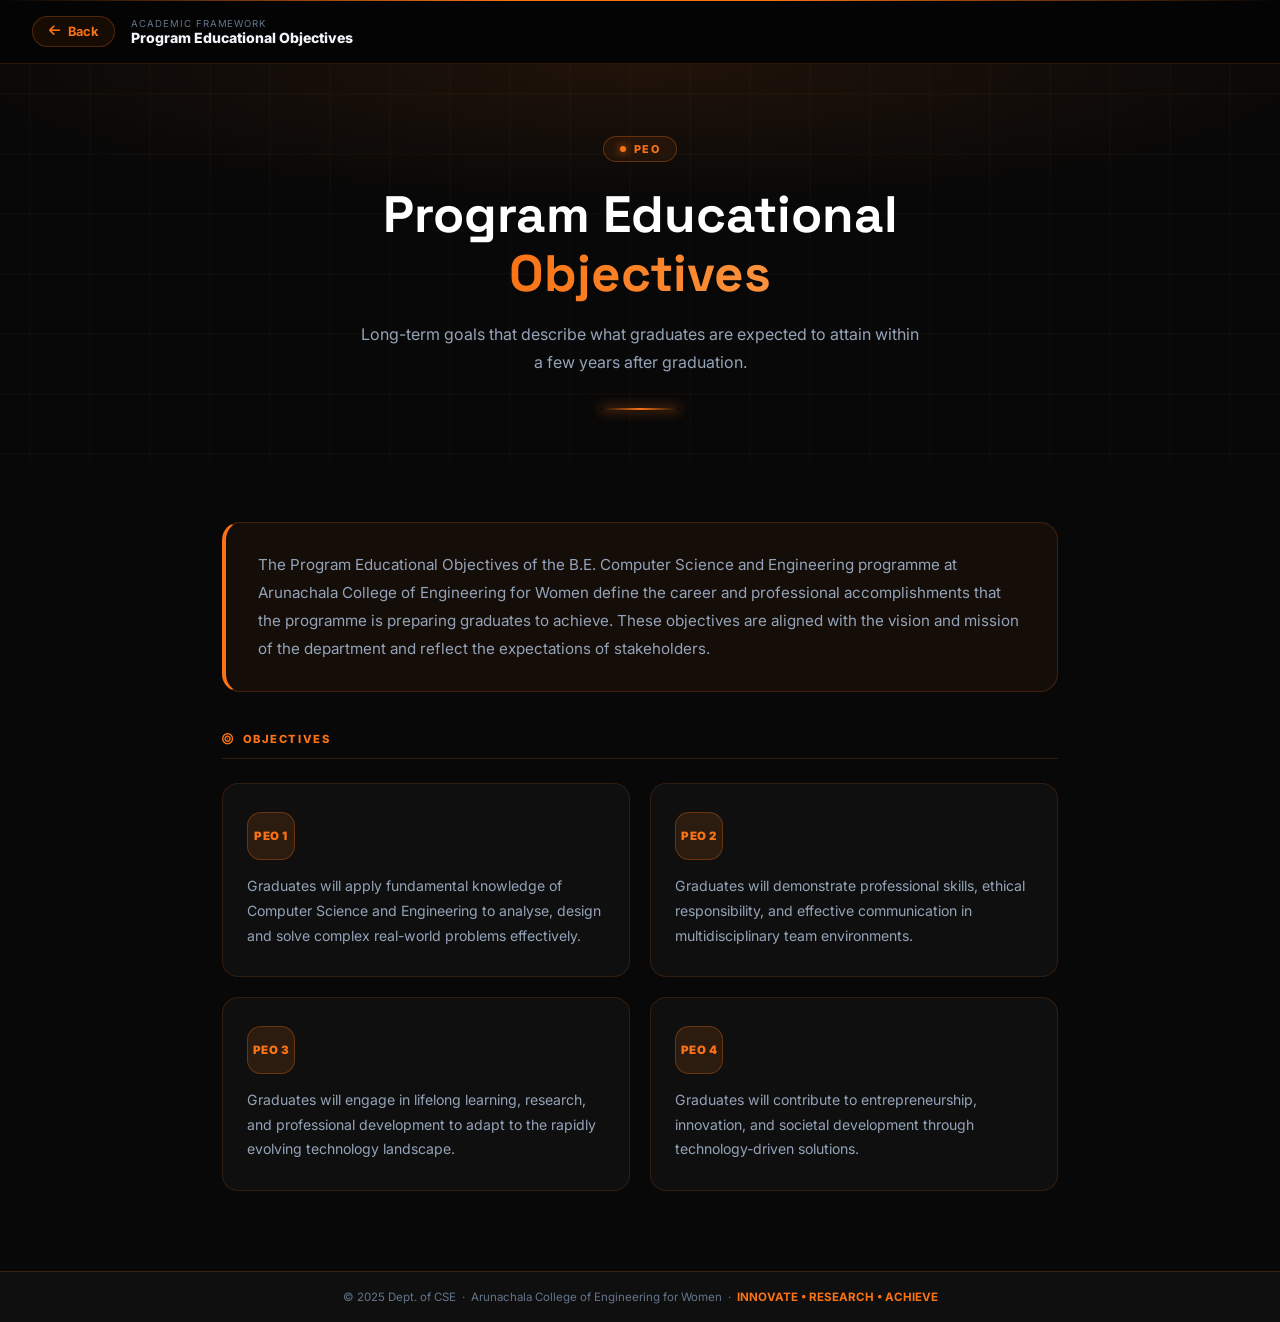
<file: showcase/peo.html>
<!DOCTYPE html>
<html lang="en">
<head>
  <meta charset="UTF-8" />
  <meta name="viewport" content="width=device-width, initial-scale=1.0" />
  <title>Program Educational Objectives – CSE Dept.</title>
  <link href="https://fonts.googleapis.com/css2?family=Inter:wght@400;500;600;700;800;900&family=Space+Grotesk:wght@400;500;600;700&display=swap" rel="stylesheet" />
  <link rel="stylesheet" href="https://cdnjs.cloudflare.com/ajax/libs/font-awesome/6.5.0/css/all.min.css" />
  <style>
    *, *::before, *::after { box-sizing: border-box; margin: 0; padding: 0; }
    :root {
      --bg: #080808; --bg2: #0f0f0f; --bg3: #161616;
      --orange: #f97316; --orange-d: #ea580c; --orange-l: #fb923c;
      --text: #f1f5f9; --muted: #64748b; --muted2: #94a3b8;
      --border: rgba(249,115,22,0.18); --border-h: rgba(249,115,22,0.55);
    }
    html { scroll-behavior: smooth; }
    body { font-family: 'Inter', sans-serif; background: var(--bg); color: var(--text); min-height: 100vh; }
    ::-webkit-scrollbar { width: 5px; }
    ::-webkit-scrollbar-track { background: var(--bg2); }
    ::-webkit-scrollbar-thumb { background: var(--orange-d); border-radius: 3px; }

    /* NAV */
    nav {
      position: sticky; top: 0; z-index: 100;
      background: rgba(5,5,5,0.97); backdrop-filter: blur(20px);
      border-bottom: 1px solid var(--border);
      padding: 0 32px; height: 64px;
      display: flex; align-items: center; gap: 16px;
    }
    nav::before {
      content: ''; position: absolute; top: 0; left: 0; right: 0; height: 1px;
      background: linear-gradient(90deg, transparent, var(--orange) 40%, var(--orange) 60%, transparent);
    }
    .back-btn {
      display: inline-flex; align-items: center; gap: 8px;
      background: rgba(249,115,22,0.08); border: 1px solid rgba(249,115,22,0.25);
      color: var(--orange); font-size: 0.8rem; font-weight: 700;
      padding: 7px 16px; border-radius: 999px; cursor: pointer;
      font-family: 'Inter', sans-serif; text-decoration: none;
      transition: all 0.2s;
    }
    .back-btn:hover { background: rgba(249,115,22,0.16); border-color: var(--orange); }
    .nav-title-wrap { display: flex; flex-direction: column; }
    .nav-page-label { font-size: 0.6rem; color: var(--muted); letter-spacing: 0.1em; text-transform: uppercase; }
    .nav-page-title { font-size: 0.88rem; font-weight: 800; color: var(--text); }

    /* HERO */
    .hero {
      background: radial-gradient(ellipse 80% 50% at 50% 0%, rgba(249,115,22,0.1) 0%, transparent 70%), var(--bg);
      padding: 72px 32px 56px;
      text-align: center; position: relative; overflow: hidden;
    }
    .hero::before {
      content: ''; position: absolute; inset: 0; pointer-events: none;
      background: url("data:image/svg+xml,%3Csvg width='60' height='60' viewBox='0 0 60 60' xmlns='http://www.w3.org/2000/svg'%3E%3Cg fill='none' stroke='rgba(249,115,22,0.04)' stroke-width='1'%3E%3Cpath d='M0 30h60M30 0v60'/%3E%3C/g%3E%3C/svg%3E");
    }
    .hero-badge {
      display: inline-flex; align-items: center; gap: 8px;
      background: rgba(249,115,22,0.08); border: 1px solid rgba(249,115,22,0.3);
      color: var(--orange); font-size: 0.68rem; font-weight: 800;
      letter-spacing: 0.14em; text-transform: uppercase;
      padding: 5px 16px; border-radius: 999px; margin-bottom: 24px;
    }
    .hero-badge-dot {
      width: 6px; height: 6px; border-radius: 50%;
      background: var(--orange); box-shadow: 0 0 8px var(--orange);
      animation: pulse 1.8s ease-in-out infinite;
    }
    @keyframes pulse { 0%,100%{opacity:1;transform:scale(1)} 50%{opacity:0.4;transform:scale(0.6)} }
    .hero h1 {
      font-family: 'Space Grotesk', sans-serif;
      font-size: clamp(2rem, 5vw, 3.2rem);
      font-weight: 800; color: #fff; line-height: 1.15;
      margin-bottom: 16px;
    }
    .hero h1 span {
      background: linear-gradient(90deg, var(--orange), var(--orange-l));
      -webkit-background-clip: text; -webkit-text-fill-color: transparent; background-clip: text;
    }
    .hero p {
      font-size: 1rem; color: var(--muted2); max-width: 560px;
      margin: 0 auto 32px; line-height: 1.75;
    }
    .hero-divider {
      width: 80px; height: 2px; margin: 0 auto;
      background: linear-gradient(90deg, transparent, var(--orange), transparent);
      box-shadow: 0 0 12px var(--orange);
    }

    /* CONTENT */
    .content { max-width: 900px; margin: 0 auto; padding: 56px 32px 80px; }

    .intro-card {
      background: rgba(249,115,22,0.05); border: 1px solid rgba(249,115,22,0.2);
      border-radius: 18px; padding: 28px 32px; margin-bottom: 40px;
      border-left: 4px solid var(--orange);
    }
    .intro-card p { font-size: 0.95rem; color: var(--muted2); line-height: 1.85; }

    .section-label {
      font-size: 0.7rem; font-weight: 800; color: var(--orange);
      text-transform: uppercase; letter-spacing: 0.14em;
      display: flex; align-items: center; gap: 8px;
      margin-bottom: 24px; padding-bottom: 12px;
      border-bottom: 1px solid var(--border);
    }

    .peo-grid { display: grid; grid-template-columns: 1fr 1fr; gap: 20px; }

    .peo-card {
      background: rgba(255,255,255,0.03); border: 1px solid rgba(249,115,22,0.15);
      border-radius: 16px; padding: 28px 24px;
      display: flex; flex-direction: column; gap: 14px;
      transition: transform 0.2s, box-shadow 0.2s, border-color 0.2s;
      position: relative; overflow: hidden;
    }
    .peo-card::before {
      content: ''; position: absolute; top: 0; left: 0; right: 0; height: 2px;
      background: linear-gradient(90deg, transparent, var(--orange), transparent);
      opacity: 0; transition: opacity 0.2s;
    }
    .peo-card:hover { transform: translateY(-4px); box-shadow: 0 12px 40px rgba(249,115,22,0.12); border-color: rgba(249,115,22,0.4); }
    .peo-card:hover::before { opacity: 1; }

    .peo-num {
      display: inline-flex; align-items: center; justify-content: center;
      width: 48px; height: 48px; border-radius: 14px;
      background: rgba(249,115,22,0.12); border: 1px solid rgba(249,115,22,0.3);
      color: var(--orange); font-size: 0.72rem; font-weight: 900;
      letter-spacing: 0.05em; flex-shrink: 0;
    }
    .peo-text { font-size: 0.88rem; color: var(--muted2); line-height: 1.75; }

    /* FOOTER */
    footer {
      background: var(--bg2); border-top: 1px solid var(--border);
      padding: 18px 32px; text-align: center;
      font-size: 0.72rem; color: var(--muted);
    }
    footer span { color: var(--orange); font-weight: 700; }

    @media (max-width: 640px) {
      .peo-grid { grid-template-columns: 1fr; }
      .content { padding: 40px 18px 60px; }
      nav { padding: 0 16px; }
      .hero { padding: 56px 18px 40px; }
    }
  </style>
</head>
<body>

<nav>
  <a href="index.html" class="back-btn"><i class="fas fa-arrow-left"></i> Back</a>
  <div class="nav-title-wrap">
    <span class="nav-page-label">Academic Framework</span>
    <span class="nav-page-title">Program Educational Objectives</span>
  </div>
</nav>

<section class="hero">
  <div class="hero-badge"><span class="hero-badge-dot"></span> PEO</div>
  <h1>Program Educational<br/><span>Objectives</span></h1>
  <p>Long-term goals that describe what graduates are expected to attain within a few years after graduation.</p>
  <div class="hero-divider"></div>
</section>

<div class="content">
  <div class="intro-card">
    <p>The Program Educational Objectives of the B.E. Computer Science and Engineering programme at Arunachala College of Engineering for Women define the career and professional accomplishments that the programme is preparing graduates to achieve. These objectives are aligned with the vision and mission of the department and reflect the expectations of stakeholders.</p>
  </div>

  <div class="section-label"><i class="fas fa-bullseye"></i> Objectives</div>

  <div class="peo-grid">
    <div class="peo-card">
      <div class="peo-num">PEO 1</div>
      <p class="peo-text">Graduates will apply fundamental knowledge of Computer Science and Engineering to analyse, design and solve complex real-world problems effectively.</p>
    </div>
    <div class="peo-card">
      <div class="peo-num">PEO 2</div>
      <p class="peo-text">Graduates will demonstrate professional skills, ethical responsibility, and effective communication in multidisciplinary team environments.</p>
    </div>
    <div class="peo-card">
      <div class="peo-num">PEO 3</div>
      <p class="peo-text">Graduates will engage in lifelong learning, research, and professional development to adapt to the rapidly evolving technology landscape.</p>
    </div>
    <div class="peo-card">
      <div class="peo-num">PEO 4</div>
      <p class="peo-text">Graduates will contribute to entrepreneurship, innovation, and societal development through technology-driven solutions.</p>
    </div>
  </div>
</div>

<footer>
  © 2025 Dept. of CSE &nbsp;·&nbsp; Arunachala College of Engineering for Women &nbsp;·&nbsp; <span>INNOVATE • RESEARCH • ACHIEVE</span>
</footer>

</body>
</html>
</file>
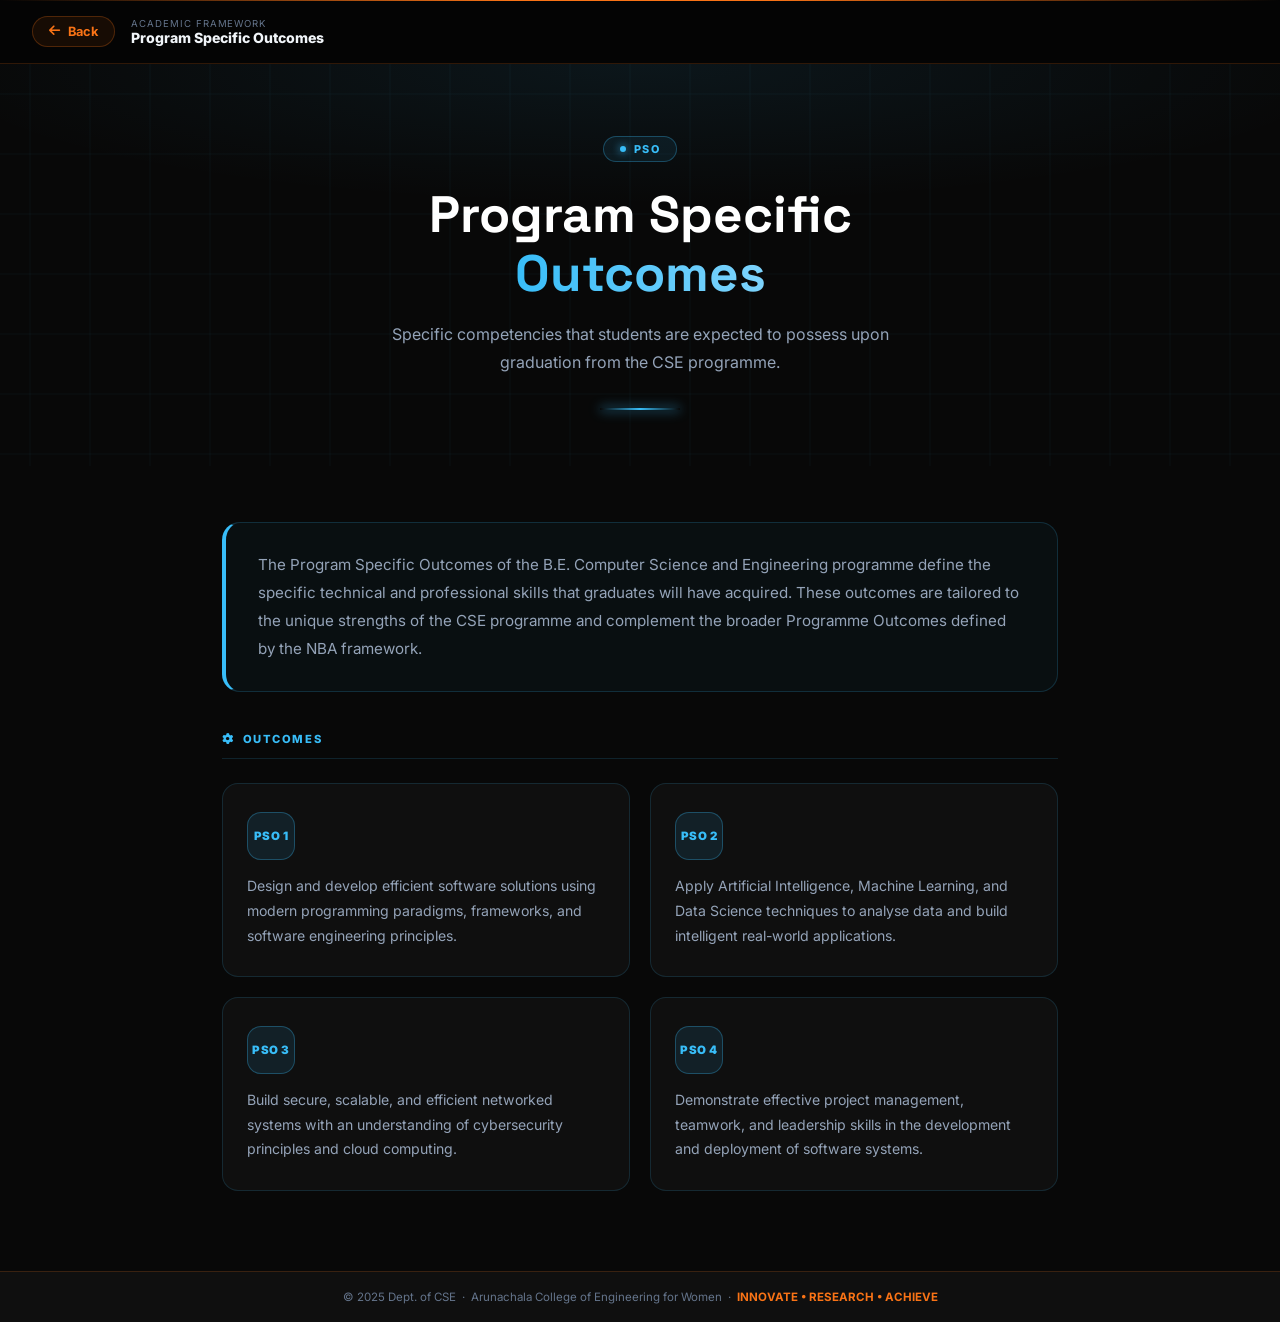
<file: showcase/pso.html>
<!DOCTYPE html>
<html lang="en">
<head>
  <meta charset="UTF-8" />
  <meta name="viewport" content="width=device-width, initial-scale=1.0" />
  <title>Program Specific Outcomes – CSE Dept.</title>
  <link href="https://fonts.googleapis.com/css2?family=Inter:wght@400;500;600;700;800;900&family=Space+Grotesk:wght@400;500;600;700&display=swap" rel="stylesheet" />
  <link rel="stylesheet" href="https://cdnjs.cloudflare.com/ajax/libs/font-awesome/6.5.0/css/all.min.css" />
  <style>
    *, *::before, *::after { box-sizing: border-box; margin: 0; padding: 0; }
    :root {
      --bg: #080808; --bg2: #0f0f0f;
      --orange: #f97316; --orange-d: #ea580c; --orange-l: #fb923c;
      --blue: #38bdf8; --blue-d: #0ea5e9;
      --text: #f1f5f9; --muted: #64748b; --muted2: #94a3b8;
      --border: rgba(249,115,22,0.18);
    }
    html { scroll-behavior: smooth; }
    body { font-family: 'Inter', sans-serif; background: var(--bg); color: var(--text); min-height: 100vh; }
    ::-webkit-scrollbar { width: 5px; }
    ::-webkit-scrollbar-track { background: var(--bg2); }
    ::-webkit-scrollbar-thumb { background: var(--orange-d); border-radius: 3px; }

    /* NAV */
    nav {
      position: sticky; top: 0; z-index: 100;
      background: rgba(5,5,5,0.97); backdrop-filter: blur(20px);
      border-bottom: 1px solid var(--border);
      padding: 0 32px; height: 64px;
      display: flex; align-items: center; gap: 16px;
    }
    nav::before {
      content: ''; position: absolute; top: 0; left: 0; right: 0; height: 1px;
      background: linear-gradient(90deg, transparent, var(--orange) 40%, var(--orange) 60%, transparent);
    }
    .back-btn {
      display: inline-flex; align-items: center; gap: 8px;
      background: rgba(249,115,22,0.08); border: 1px solid rgba(249,115,22,0.25);
      color: var(--orange); font-size: 0.8rem; font-weight: 700;
      padding: 7px 16px; border-radius: 999px; cursor: pointer;
      font-family: 'Inter', sans-serif; text-decoration: none;
      transition: all 0.2s;
    }
    .back-btn:hover { background: rgba(249,115,22,0.16); border-color: var(--orange); }
    .nav-title-wrap { display: flex; flex-direction: column; }
    .nav-page-label { font-size: 0.6rem; color: var(--muted); letter-spacing: 0.1em; text-transform: uppercase; }
    .nav-page-title { font-size: 0.88rem; font-weight: 800; color: var(--text); }

    /* HERO */
    .hero {
      background: radial-gradient(ellipse 80% 50% at 50% 0%, rgba(56,189,248,0.08) 0%, transparent 70%), var(--bg);
      padding: 72px 32px 56px;
      text-align: center; position: relative; overflow: hidden;
    }
    .hero::before {
      content: ''; position: absolute; inset: 0; pointer-events: none;
      background: url("data:image/svg+xml,%3Csvg width='60' height='60' viewBox='0 0 60 60' xmlns='http://www.w3.org/2000/svg'%3E%3Cg fill='none' stroke='rgba(56,189,248,0.04)' stroke-width='1'%3E%3Cpath d='M0 30h60M30 0v60'/%3E%3C/g%3E%3C/svg%3E");
    }
    .hero-badge {
      display: inline-flex; align-items: center; gap: 8px;
      background: rgba(56,189,248,0.08); border: 1px solid rgba(56,189,248,0.3);
      color: var(--blue); font-size: 0.68rem; font-weight: 800;
      letter-spacing: 0.14em; text-transform: uppercase;
      padding: 5px 16px; border-radius: 999px; margin-bottom: 24px;
    }
    .hero-badge-dot {
      width: 6px; height: 6px; border-radius: 50%;
      background: var(--blue); box-shadow: 0 0 8px var(--blue);
      animation: pulse 1.8s ease-in-out infinite;
    }
    @keyframes pulse { 0%,100%{opacity:1;transform:scale(1)} 50%{opacity:0.4;transform:scale(0.6)} }
    .hero h1 {
      font-family: 'Space Grotesk', sans-serif;
      font-size: clamp(2rem, 5vw, 3.2rem);
      font-weight: 800; color: #fff; line-height: 1.15;
      margin-bottom: 16px;
    }
    .hero h1 span {
      background: linear-gradient(90deg, var(--blue), #7dd3fc);
      -webkit-background-clip: text; -webkit-text-fill-color: transparent; background-clip: text;
    }
    .hero p {
      font-size: 1rem; color: var(--muted2); max-width: 560px;
      margin: 0 auto 32px; line-height: 1.75;
    }
    .hero-divider {
      width: 80px; height: 2px; margin: 0 auto;
      background: linear-gradient(90deg, transparent, var(--blue), transparent);
      box-shadow: 0 0 12px var(--blue);
    }

    /* CONTENT */
    .content { max-width: 900px; margin: 0 auto; padding: 56px 32px 80px; }

    .intro-card {
      background: rgba(56,189,248,0.04); border: 1px solid rgba(56,189,248,0.18);
      border-radius: 18px; padding: 28px 32px; margin-bottom: 40px;
      border-left: 4px solid var(--blue);
    }
    .intro-card p { font-size: 0.95rem; color: var(--muted2); line-height: 1.85; }

    .section-label {
      font-size: 0.7rem; font-weight: 800; color: var(--blue);
      text-transform: uppercase; letter-spacing: 0.14em;
      display: flex; align-items: center; gap: 8px;
      margin-bottom: 24px; padding-bottom: 12px;
      border-bottom: 1px solid rgba(56,189,248,0.15);
    }

    .pso-grid { display: grid; grid-template-columns: 1fr 1fr; gap: 20px; }

    .pso-card {
      background: rgba(255,255,255,0.03); border: 1px solid rgba(56,189,248,0.15);
      border-radius: 16px; padding: 28px 24px;
      display: flex; flex-direction: column; gap: 14px;
      transition: transform 0.2s, box-shadow 0.2s, border-color 0.2s;
      position: relative; overflow: hidden;
    }
    .pso-card::before {
      content: ''; position: absolute; top: 0; left: 0; right: 0; height: 2px;
      background: linear-gradient(90deg, transparent, var(--blue), transparent);
      opacity: 0; transition: opacity 0.2s;
    }
    .pso-card:hover { transform: translateY(-4px); box-shadow: 0 12px 40px rgba(56,189,248,0.1); border-color: rgba(56,189,248,0.4); }
    .pso-card:hover::before { opacity: 1; }

    .pso-num {
      display: inline-flex; align-items: center; justify-content: center;
      width: 48px; height: 48px; border-radius: 14px;
      background: rgba(56,189,248,0.1); border: 1px solid rgba(56,189,248,0.3);
      color: var(--blue); font-size: 0.72rem; font-weight: 900;
      letter-spacing: 0.05em; flex-shrink: 0;
    }
    .pso-text { font-size: 0.88rem; color: var(--muted2); line-height: 1.75; }

    /* FOOTER */
    footer {
      background: var(--bg2); border-top: 1px solid var(--border);
      padding: 18px 32px; text-align: center;
      font-size: 0.72rem; color: var(--muted);
    }
    footer span { color: var(--orange); font-weight: 700; }

    @media (max-width: 640px) {
      .pso-grid { grid-template-columns: 1fr; }
      .content { padding: 40px 18px 60px; }
      nav { padding: 0 16px; }
      .hero { padding: 56px 18px 40px; }
    }
  </style>
</head>
<body>

<nav>
  <a href="index.html" class="back-btn"><i class="fas fa-arrow-left"></i> Back</a>
  <div class="nav-title-wrap">
    <span class="nav-page-label">Academic Framework</span>
    <span class="nav-page-title">Program Specific Outcomes</span>
  </div>
</nav>

<section class="hero">
  <div class="hero-badge"><span class="hero-badge-dot"></span> PSO</div>
  <h1>Program Specific<br/><span>Outcomes</span></h1>
  <p>Specific competencies that students are expected to possess upon graduation from the CSE programme.</p>
  <div class="hero-divider"></div>
</section>

<div class="content">
  <div class="intro-card">
    <p>The Program Specific Outcomes of the B.E. Computer Science and Engineering programme define the specific technical and professional skills that graduates will have acquired. These outcomes are tailored to the unique strengths of the CSE programme and complement the broader Programme Outcomes defined by the NBA framework.</p>
  </div>

  <div class="section-label"><i class="fas fa-cog"></i> Outcomes</div>

  <div class="pso-grid">
    <div class="pso-card">
      <div class="pso-num">PSO 1</div>
      <p class="pso-text">Design and develop efficient software solutions using modern programming paradigms, frameworks, and software engineering principles.</p>
    </div>
    <div class="pso-card">
      <div class="pso-num">PSO 2</div>
      <p class="pso-text">Apply Artificial Intelligence, Machine Learning, and Data Science techniques to analyse data and build intelligent real-world applications.</p>
    </div>
    <div class="pso-card">
      <div class="pso-num">PSO 3</div>
      <p class="pso-text">Build secure, scalable, and efficient networked systems with an understanding of cybersecurity principles and cloud computing.</p>
    </div>
    <div class="pso-card">
      <div class="pso-num">PSO 4</div>
      <p class="pso-text">Demonstrate effective project management, teamwork, and leadership skills in the development and deployment of software systems.</p>
    </div>
  </div>
</div>

<footer>
  © 2025 Dept. of CSE &nbsp;·&nbsp; Arunachala College of Engineering for Women &nbsp;·&nbsp; <span>INNOVATE • RESEARCH • ACHIEVE</span>
</footer>

</body>
</html>
</file>
<file: showcase/css/dept.css>
@import url('https://fonts.googleapis.com/css2?family=Inter:wght@400;500;600;700;800;900&family=Space+Grotesk:wght@400;500;600;700;800&display=swap');

*,*::before,*::after{box-sizing:border-box;margin:0;padding:0}

:root{
  --bg:      #080808;
  --bg2:     #0f0f0f;
  --orange:  #f97316;
  --orange-d:#ea580c;
  --orange-l:#fb923c;
  --oglow:   rgba(249,115,22,0.3);
  --text:    #f1f5f9;
  --muted:   #64748b;
  --muted2:  #94a3b8;
  --border:  rgba(249,115,22,0.18);
  --border-h:rgba(249,115,22,0.55);
  --glass:   rgba(255,255,255,0.04);
  --nav-h:   68px;
  --radius:  18px;
}

html{scroll-behavior:smooth}
body{
  font-family:'Inter',sans-serif;
  background:var(--bg);
  color:var(--text);
  min-height:100vh;
  overflow-x:hidden;
}
::-webkit-scrollbar{width:5px}
::-webkit-scrollbar-track{background:var(--bg2)}
::-webkit-scrollbar-thumb{background:var(--orange-d);border-radius:3px}

/* ══ NAVBAR ══ */
.dept-nav{
  position:fixed;top:0;left:0;right:0;z-index:1000;
  height:var(--nav-h);
  background:rgba(5,5,5,0.96);
  backdrop-filter:blur(24px);
  border-bottom:1px solid rgba(249,115,22,0.18);
  display:flex;align-items:center;
  padding:0 36px;gap:24px;
  box-shadow:0 1px 40px rgba(0,0,0,0.6);
}
/* Orange gradient top line */
.dept-nav::before{
  content:'';position:absolute;top:0;left:0;right:0;height:1px;
  background:linear-gradient(90deg,transparent,rgba(249,115,22,0.65) 40%,rgba(249,115,22,0.65) 60%,transparent);
}

.dn-brand{display:flex;align-items:center;gap:14px;flex-shrink:0}
.dn-logo{
  width:40px;height:40px;border-radius:10px;
  background:linear-gradient(135deg,#ea580c,#f97316);
  box-shadow:0 0 18px rgba(249,115,22,0.4);
  display:flex;align-items:center;justify-content:center;
  font-size:1.1rem;font-weight:900;color:#fff;
  font-family:'Space Grotesk',sans-serif;
  flex-shrink:0;
}
.dn-brand-text{display:flex;flex-direction:column;line-height:1.25}
.dn-title{font-size:0.82rem;font-weight:800;color:#f1f5f9;letter-spacing:0.01em;white-space:nowrap}
.dn-sub{font-size:0.6rem;color:#64748b;letter-spacing:0.06em;white-space:nowrap}

.dn-links{
  display:flex;align-items:center;gap:2px;
  list-style:none;flex:1;justify-content:center;
}
.dn-links a{
  color:#94a3b8;text-decoration:none;
  font-size:0.8rem;font-weight:600;
  padding:7px 14px;border-radius:10px;
  transition:all 0.2s;position:relative;
}
.dn-links a:hover{color:#f1f5f9;background:rgba(249,115,22,0.08)}
.dn-links a.active{
  color:#f97316;
  background:rgba(249,115,22,0.1);
  border:1px solid rgba(249,115,22,0.25);
  box-shadow:0 0 14px rgba(249,115,22,0.1);
}
.dn-links a.active::after{
  content:'';position:absolute;bottom:-1px;left:50%;transform:translateX(-50%);
  width:20px;height:2px;background:#f97316;border-radius:2px;
  box-shadow:0 0 8px #f97316;
}

.dn-right{display:flex;align-items:center;gap:10px;margin-left:auto}
.dn-icon-btn{
  width:36px;height:36px;border-radius:9px;
  background:rgba(255,255,255,0.04);
  border:1px solid rgba(249,115,22,0.15);
  color:#94a3b8;font-size:0.82rem;
  cursor:pointer;display:flex;align-items:center;justify-content:center;
  transition:all 0.2s;
}
.dn-icon-btn:hover{
  color:#f97316;border-color:rgba(249,115,22,0.45);
  background:rgba(249,115,22,0.08);
  box-shadow:0 0 12px rgba(249,115,22,0.15);
}
.dn-hamburger{display:none;flex-direction:column;gap:5px;background:none;border:none;cursor:pointer;padding:4px}
.dn-hamburger span{display:block;width:22px;height:2px;background:#f1f5f9;border-radius:2px}

/* ══ HERO ══ */
.dept-hero{
  min-height:100vh;
  padding-top:var(--nav-h);
  position:relative;overflow:hidden;
  display:flex;align-items:center;
  background:var(--bg);
}
.dh-bg{position:absolute;inset:0;z-index:0}
.dh-bg-gradient{
  position:absolute;inset:0;
  background:
    radial-gradient(ellipse 80% 60% at 20% 50%, rgba(249,115,22,0.07) 0%, transparent 70%),
    radial-gradient(ellipse 60% 80% at 80% 30%, rgba(249,115,22,0.04) 0%, transparent 70%),
    linear-gradient(135deg, #080808 0%, #0f0f0f 50%, #080808 100%);
}
.dh-circuit{position:absolute;inset:0;opacity:0.18}
.dh-glow-left{
  position:absolute;left:-200px;top:50%;transform:translateY(-50%);
  width:600px;height:600px;border-radius:50%;
  background:radial-gradient(circle, rgba(249,115,22,0.12) 0%, transparent 70%);
  filter:blur(60px);
}
.dh-glow-right{
  position:absolute;right:-100px;top:20%;
  width:500px;height:500px;border-radius:50%;
  background:radial-gradient(circle, rgba(249,115,22,0.07) 0%, transparent 70%);
  filter:blur(80px);
}
.dh-glow-gold{
  position:absolute;right:30%;bottom:-100px;
  width:400px;height:400px;border-radius:50%;
  background:radial-gradient(circle, rgba(249,115,22,0.05) 0%, transparent 70%);
  filter:blur(60px);
}

/* Floating particles */
.dh-particles{position:absolute;inset:0;pointer-events:none;z-index:1}
.dh-particle{
  position:absolute;border-radius:50%;
  background:var(--orange);
  animation:floatParticle linear infinite;
  opacity:0;
}
@keyframes floatParticle{
  0%{opacity:0;transform:translateY(0) scale(0)}
  10%{opacity:0.6}
  90%{opacity:0.2}
  100%{opacity:0;transform:translateY(-120px) scale(1.5)}
}

/* Hero inner layout */
.dh-inner{
  position:relative;z-index:2;
  width:100%;max-width:1280px;margin:0 auto;
  padding:60px 48px;
  display:grid;grid-template-columns:1fr 1fr;
  gap:60px;align-items:center;
}

/* LEFT */
.dh-left{display:flex;flex-direction:column;gap:0}

.dh-eyebrow{
  display:inline-flex;align-items:center;gap:10px;
  margin-bottom:24px;
}
.dh-eyebrow-text{
  font-size:0.7rem;font-weight:700;letter-spacing:0.2em;
  color:var(--orange);text-transform:uppercase;
}
.dh-eyebrow-line{
  flex:1;max-width:60px;height:1px;
  background:linear-gradient(90deg,var(--orange),transparent);
}

.dh-heading{
  font-family:'Space Grotesk',sans-serif;
  font-size:clamp(2rem,4vw,3.2rem);
  font-weight:800;line-height:1.1;
  margin-bottom:16px;
}
.dh-heading-white{color:#fff;display:block}
.dh-heading-cyan{
  display:block;
  background:linear-gradient(90deg,var(--orange),var(--orange-l),var(--orange));
  -webkit-background-clip:text;-webkit-text-fill-color:transparent;background-clip:text;
  filter:drop-shadow(0 0 20px rgba(249,115,22,0.4));
}
.dh-underline{
  width:80px;height:2px;
  background:linear-gradient(90deg,var(--orange),transparent);
  box-shadow:0 0 10px var(--orange);
  margin-bottom:14px;
}
.dh-dept-label{
  font-size:0.78rem;font-weight:600;color:var(--muted2);
  letter-spacing:0.08em;margin-bottom:32px;
}
.dh-desc{
  font-size:0.88rem;color:var(--muted2);line-height:1.8;
  max-width:480px;margin-bottom:36px;
}

.dh-btns{display:flex;gap:14px;flex-wrap:wrap}
.dh-btn-primary{
  display:inline-flex;align-items:center;gap:9px;
  background:linear-gradient(135deg,var(--orange-d),var(--orange));
  color:#fff;border:none;cursor:pointer;
  padding:13px 28px;border-radius:999px;
  font-size:0.84rem;font-weight:700;
  font-family:'Inter',sans-serif;
  box-shadow:0 0 28px rgba(249,115,22,0.4);
  transition:all 0.25s;text-decoration:none;
}
.dh-btn-primary:hover{
  transform:translateY(-2px);
  box-shadow:0 0 40px rgba(249,115,22,0.6);
  filter:brightness(1.1);
}
.dh-btn-outline{
  display:inline-flex;align-items:center;gap:9px;
  background:rgba(249,115,22,0.06);
  color:var(--orange);
  border:1px solid rgba(249,115,22,0.4);
  cursor:pointer;padding:13px 28px;border-radius:999px;
  font-size:0.84rem;font-weight:700;
  font-family:'Inter',sans-serif;
  transition:all 0.25s;text-decoration:none;
}
.dh-btn-outline:hover{
  background:rgba(249,115,22,0.12);
  border-color:var(--orange);
  box-shadow:0 0 24px rgba(249,115,22,0.2);
  transform:translateY(-2px);
}

/* RIGHT — laptop/tech visual */
.dh-right{
  display:flex;align-items:center;justify-content:center;
  position:relative;
}
.dh-visual{
  width:100%;max-width:520px;
  position:relative;
}
.dh-screen{
  background:rgba(8,8,8,0.95);
  border:1px solid rgba(249,115,22,0.3);
  border-radius:16px;padding:20px;
  box-shadow:
    0 0 0 1px rgba(249,115,22,0.08),
    0 20px 60px rgba(0,0,0,0.7),
    0 0 60px rgba(249,115,22,0.06),
    inset 0 1px 0 rgba(249,115,22,0.1);
  position:relative;overflow:hidden;
}
.dh-screen::before{
  content:'';position:absolute;top:0;left:0;right:0;height:1px;
  background:linear-gradient(90deg,transparent,var(--orange),transparent);
  opacity:0.5;
}
.dh-screen-bar{
  display:flex;align-items:center;gap:7px;
  margin-bottom:16px;padding-bottom:12px;
  border-bottom:1px solid rgba(249,115,22,0.1);
}
.dh-dot{width:10px;height:10px;border-radius:50%}
.dh-dot:nth-child(1){background:#ff5f57}
.dh-dot:nth-child(2){background:#febc2e}
.dh-dot:nth-child(3){background:#28c840}
.dh-screen-title{
  margin-left:8px;font-size:0.7rem;color:var(--muted);
  font-family:'Space Grotesk',sans-serif;letter-spacing:0.05em;
}

/* Code lines */
.dh-code{display:flex;flex-direction:column;gap:7px}
.dh-code-line{
  display:flex;align-items:center;gap:10px;
  font-family:'Space Grotesk',monospace;font-size:0.75rem;
}
.dh-ln{color:rgba(249,115,22,0.3);min-width:18px;text-align:right;font-size:0.65rem}
.dh-kw{color:#fb923c}
.dh-fn{color:var(--orange)}
.dh-str{color:#86efac}
.dh-cm{color:rgba(249,115,22,0.4);font-style:italic}
.dh-op{color:#fbbf24}
.dh-cursor{
  display:inline-block;width:2px;height:14px;
  background:var(--orange);margin-left:2px;
  animation:blink 1s step-end infinite;vertical-align:middle;
}
@keyframes blink{0%,100%{opacity:1}50%{opacity:0}}

/* Floating badges on visual */
.dh-badge{
  position:absolute;
  background:rgba(8,8,8,0.95);
  border:1px solid rgba(249,115,22,0.3);
  border-radius:12px;padding:10px 14px;
  display:flex;align-items:center;gap:9px;
  box-shadow:0 8px 32px rgba(0,0,0,0.6),0 0 20px rgba(249,115,22,0.08);
  backdrop-filter:blur(12px);
  animation:floatBadge 3s ease-in-out infinite;
}
.dh-badge:nth-child(2){animation-delay:1s}
.dh-badge:nth-child(3){animation-delay:2s}
@keyframes floatBadge{0%,100%{transform:translateY(0)}50%{transform:translateY(-8px)}}
.dh-badge-icon{font-size:1.1rem}
.dh-badge-text{display:flex;flex-direction:column;line-height:1.2}
.dh-badge-val{font-size:0.82rem;font-weight:800;color:#fff}
.dh-badge-lbl{font-size:0.6rem;color:var(--muted2)}
.dh-badge-1{top:-20px;right:-20px}
.dh-badge-2{bottom:-20px;left:-20px}

/* ══ CARDS SECTION ══ */
.dept-cards{
  padding:80px 48px;
  max-width:1280px;margin:0 auto;
}

.dc-header{text-align:center;margin-bottom:56px}
.dc-tag{
  display:inline-flex;align-items:center;gap:8px;
  background:rgba(249,115,22,0.06);
  border:1px solid rgba(249,115,22,0.2);
  color:var(--orange);font-size:0.68rem;font-weight:700;
  letter-spacing:0.15em;text-transform:uppercase;
  padding:5px 16px;border-radius:999px;margin-bottom:16px;
}
.dc-tag-dot{
  width:6px;height:6px;border-radius:50%;
  background:var(--orange);box-shadow:0 0 8px var(--orange);
  animation:tagPulse 1.8s ease-in-out infinite;
}
@keyframes tagPulse{0%,100%{opacity:1;transform:scale(1)}50%{opacity:0.4;transform:scale(0.6)}}
.dc-title{
  font-family:'Space Grotesk',sans-serif;
  font-size:clamp(1.6rem,3vw,2.4rem);
  font-weight:800;color:#fff;margin-bottom:10px;
}
.dc-title span{
  background:linear-gradient(90deg,var(--orange),var(--orange-l));
  -webkit-background-clip:text;-webkit-text-fill-color:transparent;background-clip:text;
}
.dc-sub{font-size:0.85rem;color:var(--muted2);max-width:520px;margin:0 auto}

/* Three cards row */
.dc-grid{
  display:grid;
  grid-template-columns:repeat(3,1fr);
  gap:28px;
}

.dc-card{
  background:var(--glass);
  border:1px solid var(--border);
  border-radius:var(--radius);
  padding:40px 28px 32px;
  display:flex;flex-direction:column;align-items:center;
  text-align:center;gap:0;
  position:relative;overflow:hidden;
  cursor:pointer;
  transition:all 0.3s cubic-bezier(0.4,0,0.2,1);
  backdrop-filter:blur(20px);
}
.dc-card::before{
  content:'';position:absolute;inset:0;
  background:linear-gradient(135deg,rgba(249,115,22,0.05),transparent 60%);
  opacity:0;transition:opacity 0.3s;
}
.dc-card::after{
  content:'';position:absolute;top:0;left:0;right:0;height:1px;
  background:linear-gradient(90deg,transparent,var(--orange),transparent);
  opacity:0;transition:opacity 0.3s;
}
.dc-card:hover{
  border-color:var(--border-h);
  transform:translateY(-8px);
  box-shadow:0 24px 60px rgba(0,0,0,0.6),0 0 40px rgba(249,115,22,0.1);
}
.dc-card:hover::before{opacity:1}
.dc-card:hover::after{opacity:1}

/* All cards use orange — no gold variant needed */
.dc-card.gold-card{border-color:rgba(249,115,22,0.2)}
.dc-card.gold-card::after{
  background:linear-gradient(90deg,transparent,var(--orange),transparent);
}
.dc-card.gold-card:hover{
  border-color:var(--border-h);
  box-shadow:0 24px 60px rgba(0,0,0,0.6),0 0 40px rgba(249,115,22,0.12);
}

.dc-corner{
  position:absolute;width:60px;height:60px;opacity:0.15;
}
.dc-corner-tl{top:0;left:0;border-top:2px solid var(--orange);border-left:2px solid var(--orange);border-radius:var(--radius) 0 0 0}
.dc-corner-br{bottom:0;right:0;border-bottom:2px solid var(--orange);border-right:2px solid var(--orange);border-radius:0 0 var(--radius) 0}
.gold-card .dc-corner-tl,.gold-card .dc-corner-br{border-color:var(--orange)}

.dc-icon-wrap{
  width:90px;height:90px;border-radius:50%;
  display:flex;align-items:center;justify-content:center;
  position:relative;margin-bottom:28px;flex-shrink:0;
}
.dc-icon-wrap::before{
  content:'';position:absolute;inset:-4px;border-radius:50%;
  border:1px solid rgba(249,115,22,0.3);
  animation:iconRing 3s linear infinite;
}
.dc-icon-wrap::after{
  content:'';position:absolute;inset:-12px;border-radius:50%;
  border:1px dashed rgba(249,115,22,0.12);
  animation:iconRing 6s linear infinite reverse;
}
@keyframes iconRing{from{transform:rotate(0deg)}to{transform:rotate(360deg)}}

.dc-icon-inner{
  width:90px;height:90px;border-radius:50%;
  display:flex;align-items:center;justify-content:center;
  font-size:2rem;
  background:rgba(249,115,22,0.08);
  border:1px solid rgba(249,115,22,0.25);
  box-shadow:0 0 30px rgba(249,115,22,0.15),inset 0 0 20px rgba(249,115,22,0.05);
  position:relative;z-index:1;transition:all 0.3s;
}
.dc-card:hover .dc-icon-inner{
  box-shadow:0 0 50px rgba(249,115,22,0.3),inset 0 0 30px rgba(249,115,22,0.1);
  transform:scale(1.05);
}
.gold-card .dc-icon-inner{
  background:rgba(249,115,22,0.08);
  border-color:rgba(249,115,22,0.3);
  box-shadow:0 0 30px rgba(249,115,22,0.15),inset 0 0 20px rgba(249,115,22,0.05);
}
.gold-card:hover .dc-icon-inner{
  box-shadow:0 0 50px rgba(249,115,22,0.3),inset 0 0 30px rgba(249,115,22,0.1);
}
.gold-card .dc-icon-wrap::before{border-color:rgba(249,115,22,0.3)}
.gold-card .dc-icon-wrap::after{border-color:rgba(249,115,22,0.12)}

.dc-icon-inner i{
  color:var(--orange);
  filter:drop-shadow(0 0 8px var(--orange));
}
.gold-card .dc-icon-inner i{
  color:var(--orange);
  filter:drop-shadow(0 0 8px var(--orange));
}

.dc-card-title{
  font-family:'Space Grotesk',sans-serif;
  font-size:1.1rem;font-weight:800;color:#fff;
  margin-bottom:12px;letter-spacing:0.04em;
}
.dc-card-desc{
  font-size:0.8rem;color:var(--muted2);line-height:1.75;
  margin-bottom:28px;flex:1;
}

.dc-arrow-btn{
  width:40px;height:40px;border-radius:50%;
  background:rgba(249,115,22,0.08);
  border:1px solid rgba(249,115,22,0.3);
  color:var(--orange);font-size:0.85rem;
  display:flex;align-items:center;justify-content:center;
  cursor:pointer;transition:all 0.25s;margin-top:auto;
}
.dc-arrow-btn:hover{
  background:rgba(249,115,22,0.18);
  border-color:var(--orange);
  box-shadow:0 0 20px rgba(249,115,22,0.3);
  transform:scale(1.1);
}
.gold-card .dc-arrow-btn{
  background:rgba(249,115,22,0.08);
  border-color:rgba(249,115,22,0.3);
  color:var(--orange);
}
.gold-card .dc-arrow-btn:hover{
  background:rgba(249,115,22,0.18);
  border-color:var(--orange);
  box-shadow:0 0 20px rgba(249,115,22,0.3);
}

.dc-glow-dot{
  position:absolute;bottom:-30px;left:50%;transform:translateX(-50%);
  width:80px;height:60px;border-radius:50%;
  background:var(--orange);filter:blur(30px);opacity:0;
  transition:opacity 0.3s;
}
.dc-card:hover .dc-glow-dot{opacity:0.12}
.gold-card .dc-glow-dot{background:var(--orange)}

/* ══ FOOTER ══ */
.dept-footer{
  background:rgba(5,5,5,0.98);
  border-top:1px solid var(--border);
  padding:20px 48px;
}
.dept-footer-inner{
  max-width:1280px;margin:0 auto;
  display:flex;align-items:center;justify-content:space-between;
  flex-wrap:wrap;gap:8px;
}
.dept-footer-copy{font-size:0.72rem;color:var(--muted)}
.dept-footer-tag{font-size:0.65rem;color:var(--orange);font-weight:700;letter-spacing:0.14em}

/* ══ RESPONSIVE ══ */
@media(max-width:1024px){
  .dh-inner{grid-template-columns:1fr;gap:40px;padding:48px 32px}
  .dh-right{display:none}
  .dept-cards{padding:60px 32px}
}
@media(max-width:768px){
  .dc-grid{grid-template-columns:1fr;max-width:420px;margin:0 auto}
  .dn-links{display:none}
  .dn-hamburger{display:flex}
  .dept-nav{padding:0 20px}
  .dh-inner{padding:40px 20px}
  .dept-cards{padding:48px 20px}
  .dept-footer{padding:16px 20px}
}
@media(max-width:480px){
  .dh-btns{flex-direction:column}
  .dh-btn-primary,.dh-btn-outline{justify-content:center}
}

/* ══ CLICK HINT ══ */
.dc-click-hint{
  font-size:0.7rem;font-weight:600;color:rgba(249,115,22,0.5);
  display:flex;align-items:center;gap:6px;margin-top:auto;
  padding-top:16px;
}
.gold-hint{color:rgba(249,115,22,0.5)}
.dc-card{cursor:pointer}

/* ══ OVERLAY ══ */
.modal-overlay{
  display:none;position:fixed;inset:0;z-index:2000;
  background:rgba(0,0,0,0.75);
  backdrop-filter:blur(6px);
  transition:opacity 0.3s;opacity:0;
}
.modal-overlay.mo-open{display:block;opacity:1}

/* ══ INFO MODAL ══ */
.info-modal{
  display:none;
  position:fixed;top:0;right:0;bottom:0;
  width:min(680px,100vw);
  z-index:2100;
  background:#0a0a0a;
  border-left:1px solid rgba(249,115,22,0.2);
  box-shadow:-20px 0 80px rgba(0,0,0,0.8);
  flex-direction:column;
  transform:translateX(100%);
  transition:transform 0.4s cubic-bezier(0.4,0,0.2,1);
  overflow:hidden;
}
.info-modal.im-open{display:flex;transform:translateX(0);}

.im-header{
  display:flex;align-items:center;justify-content:space-between;
  padding:22px 28px;
  background:linear-gradient(90deg,rgba(249,115,22,0.08),transparent);
  border-bottom:1px solid rgba(249,115,22,0.15);
  flex-shrink:0;
}
.gold-header{
  background:linear-gradient(90deg,rgba(249,115,22,0.08),transparent);
  border-bottom-color:rgba(249,115,22,0.15);
}
.im-header-left{display:flex;align-items:center;gap:16px}
.im-icon{
  width:48px;height:48px;border-radius:14px;
  display:flex;align-items:center;justify-content:center;
  font-size:1.2rem;flex-shrink:0;
}
.cyan-im{
  background:rgba(249,115,22,0.12);
  border:1px solid rgba(249,115,22,0.3);
  color:var(--orange);
  box-shadow:0 0 20px rgba(249,115,22,0.15);
}
.gold-im{
  background:rgba(249,115,22,0.12);
  border:1px solid rgba(249,115,22,0.3);
  color:var(--orange);
  box-shadow:0 0 20px rgba(249,115,22,0.15);
}
.im-title{font-family:'Space Grotesk',sans-serif;font-size:1.1rem;font-weight:800;color:#fff}
.im-sub{font-size:0.68rem;color:var(--muted2);margin-top:3px}
.im-close{
  width:38px;height:38px;border-radius:10px;
  background:rgba(255,255,255,0.05);
  border:1px solid rgba(255,255,255,0.1);
  color:var(--muted2);font-size:0.9rem;
  cursor:pointer;display:flex;align-items:center;justify-content:center;
  transition:all 0.2s;flex-shrink:0;
}
.im-close:hover{background:rgba(239,68,68,0.15);color:#ef4444;border-color:rgba(239,68,68,0.3)}

/* Body */
.im-body{
  flex:1;overflow-y:auto;
  padding:28px;
  display:flex;flex-direction:column;gap:28px;
}
.im-body::-webkit-scrollbar{width:4px}
.im-body::-webkit-scrollbar-thumb{background:rgba(249,115,22,0.3);border-radius:2px}

.im-section{display:flex;flex-direction:column;gap:14px}
.im-section-title{
  font-size:0.72rem;font-weight:800;
  color:var(--orange);text-transform:uppercase;letter-spacing:0.12em;
  display:flex;align-items:center;gap:8px;
  padding-bottom:10px;border-bottom:1px solid rgba(249,115,22,0.12);
}
.gold-title{color:var(--orange);border-bottom-color:rgba(249,115,22,0.12)}
.im-text{font-size:0.84rem;color:var(--muted2);line-height:1.8}

.im-list{list-style:none;display:flex;flex-direction:column;gap:9px}
.im-list li{
  font-size:0.82rem;color:var(--muted2);line-height:1.6;
  padding-left:16px;position:relative;
}
.im-list li::before{
  content:'';position:absolute;left:0;top:9px;
  width:5px;height:5px;border-radius:50%;
  background:var(--orange);box-shadow:0 0 6px var(--orange);
}

.im-prog-grid{display:flex;flex-direction:column;gap:10px}
.im-prog{
  display:flex;align-items:center;gap:14px;
  background:rgba(249,115,22,0.04);
  border:1px solid rgba(249,115,22,0.1);
  border-radius:12px;padding:14px 16px;
}
.im-badge{
  font-size:0.62rem;font-weight:800;padding:3px 10px;
  border-radius:999px;white-space:nowrap;flex-shrink:0;
}
.cyan-badge{background:rgba(249,115,22,0.12);color:var(--orange);border:1px solid rgba(249,115,22,0.3)}
.purple-badge{background:rgba(139,92,246,0.12);color:#a78bfa;border:1px solid rgba(139,92,246,0.3)}
.gold-badge{background:rgba(249,115,22,0.12);color:var(--orange);border:1px solid rgba(249,115,22,0.3)}
.im-prog-name{font-size:0.84rem;font-weight:700;color:var(--text)}
.im-prog-meta{font-size:0.68rem;color:var(--muted);margin-top:3px}

.im-faculty-grid{display:grid;grid-template-columns:1fr 1fr;gap:10px}
.im-faculty{
  display:flex;align-items:center;gap:12px;
  background:rgba(249,115,22,0.04);
  border:1px solid rgba(249,115,22,0.1);
  border-radius:12px;padding:12px 14px;
}
.im-fav{
  width:40px;height:40px;border-radius:50%;flex-shrink:0;
  display:flex;align-items:center;justify-content:center;
  font-size:1rem;font-weight:800;color:#fff;
}
.im-fname{font-size:0.82rem;font-weight:700;color:var(--text)}
.im-frole{font-size:0.65rem;color:var(--muted);margin-top:2px}

.im-tags{display:flex;flex-wrap:wrap;gap:8px}
.im-tag{
  font-size:0.72rem;font-weight:600;
  background:rgba(249,115,22,0.06);
  border:1px solid rgba(249,115,22,0.15);
  color:var(--muted2);padding:5px 12px;border-radius:999px;
}
.cyan-tag{background:rgba(249,115,22,0.1);border-color:rgba(249,115,22,0.3);color:var(--orange)}

.im-stats-row{
  display:grid;grid-template-columns:repeat(3,1fr);gap:12px;
}
.im-stat{
  background:rgba(249,115,22,0.05);
  border:1px solid rgba(249,115,22,0.12);
  border-radius:12px;padding:16px 12px;text-align:center;
}
.im-stat-num{font-size:1.4rem;font-weight:900;color:var(--orange);line-height:1}
.im-stat-lbl{font-size:0.62rem;color:var(--muted);margin-top:5px;text-transform:uppercase;letter-spacing:0.06em}

.im-vision-banner{
  background:linear-gradient(135deg,rgba(249,115,22,0.07),rgba(249,115,22,0.02));
  border:1px solid rgba(249,115,22,0.2);
  border-radius:16px;padding:28px 24px;position:relative;
}
.im-vision-quote{
  font-size:4rem;line-height:1;color:rgba(249,115,22,0.15);
  font-family:'Space Grotesk',sans-serif;font-weight:900;
  position:absolute;top:10px;left:20px;
}
.im-vision-text{
  font-size:1rem;font-weight:600;color:var(--text);
  line-height:1.7;font-style:italic;
  padding-left:8px;position:relative;z-index:1;
}

.im-pillars{display:grid;grid-template-columns:repeat(3,1fr);gap:10px}
.im-pillar{
  background:rgba(249,115,22,0.05);
  border:1px solid rgba(249,115,22,0.12);
  border-radius:12px;padding:16px 10px;
  text-align:center;display:flex;flex-direction:column;
  align-items:center;gap:8px;transition:all 0.2s;
}
.im-pillar:hover{border-color:rgba(249,115,22,0.4);background:rgba(249,115,22,0.1)}
.gold-pillar{border-color:rgba(249,115,22,0.12);background:rgba(249,115,22,0.04)}
.gold-pillar:hover{border-color:rgba(249,115,22,0.4);background:rgba(249,115,22,0.1)}
.im-pillar-icon{font-size:1.4rem}
.im-pillar-label{font-size:0.68rem;font-weight:700;color:var(--muted2)}

.im-mission-list{display:flex;flex-direction:column;gap:14px}
.im-mission-item{
  display:flex;gap:16px;align-items:flex-start;
  background:rgba(249,115,22,0.04);
  border:1px solid rgba(249,115,22,0.1);
  border-radius:14px;padding:16px 18px;transition:all 0.2s;
}
.im-mission-item:hover{border-color:rgba(249,115,22,0.35);background:rgba(249,115,22,0.08)}
.im-mission-num{
  min-width:36px;height:36px;border-radius:10px;
  background:rgba(249,115,22,0.1);border:1px solid rgba(249,115,22,0.25);
  color:var(--orange);font-size:0.7rem;font-weight:800;
  display:flex;align-items:center;justify-content:center;
  flex-shrink:0;letter-spacing:0.05em;
}
.im-mission-title{font-size:0.88rem;font-weight:700;color:var(--text);margin-bottom:5px}
.im-mission-desc{font-size:0.78rem;color:var(--muted2);line-height:1.65}

@media(max-width:600px){
  .info-modal{width:100vw;top:0;border-left:none;border-top:1px solid rgba(249,115,22,0.2)}
  .im-faculty-grid{grid-template-columns:1fr}
  .im-stats-row{grid-template-columns:repeat(2,1fr)}
  .im-pillars{grid-template-columns:repeat(2,1fr)}
  .im-body{padding:20px}
  .im-header{padding:16px 20px}
}

/* ══ HIGHLIGHTS SECTION ══ */
.hl-section{
  padding:80px 48px;
  background:linear-gradient(180deg,rgba(8,8,8,0) 0%,rgba(15,15,15,0.8) 100%);
  border-top:1px solid rgba(249,115,22,0.1);
}
.hl-inner{max-width:1280px;margin:0 auto}
.hl-header{text-align:center;margin-bottom:52px}

.hl-grid{
  display:grid;
  grid-template-columns:repeat(5,1fr);
  gap:20px;
}

.hl-card{
  position:relative;overflow:hidden;
  background:rgba(255,255,255,0.03);
  border:1px solid rgba(249,115,22,0.12);
  border-radius:20px;
  padding:32px 20px 24px;
  display:flex;flex-direction:column;align-items:center;
  text-align:center;gap:10px;
  cursor:pointer;
  transition:all 0.3s cubic-bezier(0.4,0,0.2,1);
}
.hl-card:hover{
  border-color:var(--hc,var(--orange));
  transform:translateY(-8px);
  box-shadow:0 20px 50px rgba(0,0,0,0.6),0 0 30px rgba(249,115,22,0.12);
}
.hl-card::before{
  content:'';position:absolute;inset:0;
  background:radial-gradient(ellipse at 50% 0%,rgba(249,115,22,0.07),transparent 70%);
  opacity:0;transition:opacity 0.3s;
}
.hl-card:hover::before{opacity:1}
.hl-card::after{
  content:'';position:absolute;top:0;left:0;right:0;height:2px;
  background:linear-gradient(90deg,transparent,var(--hc,var(--orange)),transparent);
  opacity:0;transition:opacity 0.3s;
}
.hl-card:hover::after{opacity:1}

.hl-card-glow{
  position:absolute;bottom:-40px;left:50%;transform:translateX(-50%);
  width:100px;height:80px;border-radius:50%;
  background:var(--hc,var(--orange));
  filter:blur(40px);opacity:0;transition:opacity 0.3s;
}
.hl-card:hover .hl-card-glow{opacity:0.1}

.hl-card-icon{
  width:60px;height:60px;border-radius:16px;
  background:rgba(249,115,22,0.1);
  border:1px solid rgba(249,115,22,0.25);
  display:flex;align-items:center;justify-content:center;
  font-size:1.4rem;color:var(--hc,var(--orange));
  box-shadow:0 0 20px rgba(249,115,22,0.1);
  transition:all 0.3s;margin-bottom:4px;
}
.hl-card:hover .hl-card-icon{
  transform:scale(1.1);
  box-shadow:0 0 32px rgba(249,115,22,0.25);
}

.hl-card-num{
  font-family:'Space Grotesk',sans-serif;
  font-size:2.2rem;font-weight:900;
  color:var(--hc,var(--orange));
  line-height:1;
  filter:drop-shadow(0 0 10px rgba(249,115,22,0.4));
}
.hl-card-label{
  font-size:0.78rem;font-weight:700;color:var(--muted2);
  text-transform:uppercase;letter-spacing:0.08em;
}
.hl-card-hint{
  font-size:0.65rem;color:rgba(249,115,22,0.4);
  display:flex;align-items:center;gap:5px;margin-top:4px;
}

@media(max-width:1100px){.hl-grid{grid-template-columns:repeat(3,1fr)}}
@media(max-width:700px){.hl-grid{grid-template-columns:repeat(2,1fr)}.hl-section{padding:48px 20px}}
@media(max-width:400px){.hl-grid{grid-template-columns:1fr}}
</file>
